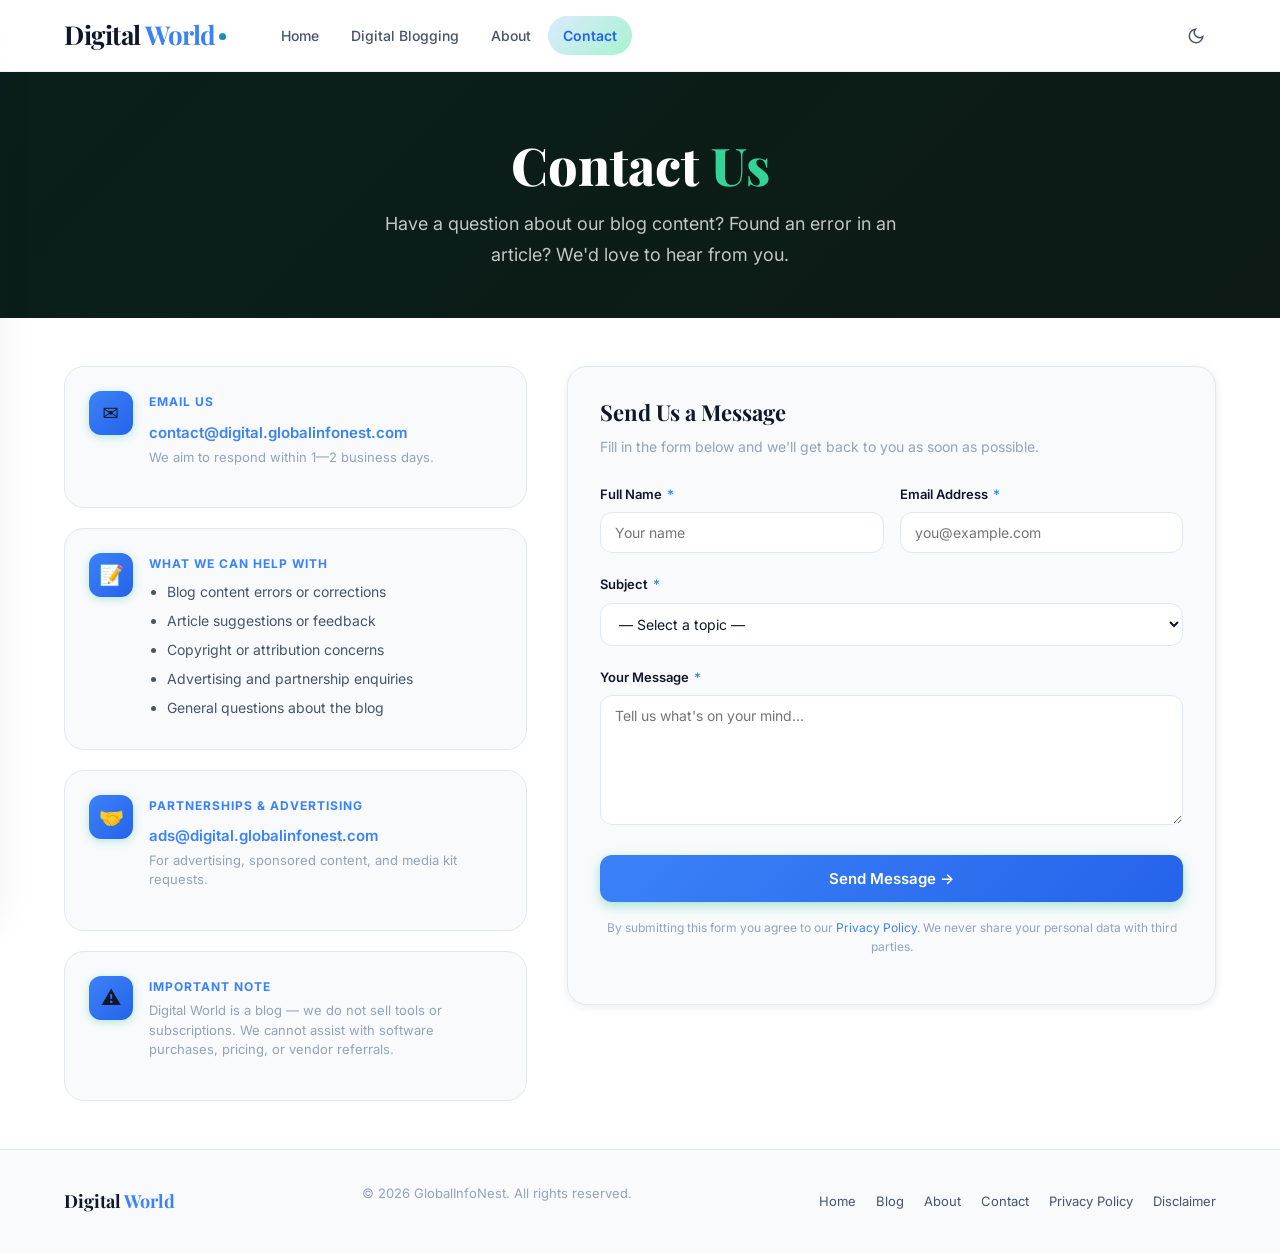
<file: contact/index.html>
<!DOCTYPE html>
<html lang="en" data-theme="light">
<head>
  <meta charset="UTF-8">
  <meta name="viewport" content="width=device-width, initial-scale=1.0">
  <title>Contact Us | Digital World</title>
  <meta name="description" content="Contact Digital World for blog-related queries, content corrections, feedback, or advertising enquiries.">
  <meta property="og:title" content="Contact Digital World">
  <meta property="og:description" content="Reach out to Digital World for blog-related questions, content feedback, or advertising partnerships.">
  <meta property="og:type" content="website">
  <link rel="canonical" href="/contact">
  <link rel="icon" type="image/svg+xml" href="../assets/icons/favicon.svg">

  <!-- Google Fonts -->
  <link rel="preconnect" href="https://fonts.googleapis.com">
  <link rel="preconnect" href="https://fonts.gstatic.com" crossorigin>
  <link href="https://fonts.googleapis.com/css2?family=Inter:wght@400;500;600;700&family=Playfair+Display:wght@700;800&display=swap" rel="stylesheet">

  <!-- CSS -->
  <link rel="stylesheet" href="../assets/css/base.css">
  <link rel="stylesheet" href="../assets/css/header.css">
  <link rel="stylesheet" href="../assets/css/dark-mode.css">

  <!-- Google Analytics -->
  <script async src="https://www.googletagmanager.com/gtag/js?id=G-EQCRHDEN5M"></script>
  <script>
    window.dataLayer = window.dataLayer || [];
    function gtag(){dataLayer.push(arguments);}
    gtag('js', new Date());
    gtag('config', 'G-EQCRHDEN5M');
  </script>

  <!-- Theme JS -->
  <script src="../assets/js/theme.js"></script>

  <style>
    .page-hero {
      background: linear-gradient(135deg, #0a1f1a 0%, #0d1a15 100%);
      padding: var(--sp-16) 0 var(--sp-12);
      text-align: center;
      color: #fff;
    }
    .page-hero h1 {
      font-family: var(--font-heading);
      font-size: clamp(32px, 5vw, 52px);
      font-weight: 800;
      margin-bottom: var(--sp-4);
      line-height: 1.1;
      color: #fff;
    }
    .page-hero p {
      font-size: clamp(15px, 2vw, 18px);
      color: rgba(255,255,255,0.75);
      max-width: 560px;
      margin: 0 auto;
      line-height: 1.7;
    }
    .hero-accent { color: #34D399; }

    /* Contact layout */
    .contact-section { padding: var(--sp-12) 0; }
    .contact-grid {
      display: grid;
      grid-template-columns: 1fr 1.4fr;
      gap: var(--sp-10);
      align-items: start;
    }

    /* Info panel */
    .contact-info { display: flex; flex-direction: column; gap: var(--sp-5); }
    .info-card {
      background: var(--color-bg-secondary);
      border: 1px solid var(--color-border);
      border-radius: var(--radius-lg);
      padding: var(--sp-6);
      display: flex;
      gap: var(--sp-4);
      align-items: flex-start;
      transition: border-color var(--t-base);
    }
    .info-card:hover { border-color: rgba(16,185,129,0.35); }
    .info-icon {
      width: 44px; height: 44px;
      border-radius: var(--radius-md);
      background: linear-gradient(135deg, var(--color-primary), var(--color-primary-dark));
      display: flex;
      align-items: center;
      justify-content: center;
      font-size: 20px;
      flex-shrink: 0;
      box-shadow: 0 2px 8px rgba(16,185,129,0.3);
    }
    .info-body {}
    .info-label {
      font-size: 12px;
      font-weight: 700;
      text-transform: uppercase;
      letter-spacing: 1px;
      color: var(--color-primary);
      margin-bottom: 4px;
    }
    .info-value {
      font-size: 15px;
      font-weight: 600;
      color: var(--color-text);
      margin-bottom: 4px;
    }
    .info-note {
      font-size: 13px;
      color: var(--color-text-muted);
      line-height: 1.5;
    }
    .info-link {
      color: var(--color-primary);
      font-size: 15px;
      font-weight: 600;
      text-decoration: none;
      transition: opacity var(--t-base);
    }
    .info-link:hover { opacity: 0.8; text-decoration: underline; }

    /* Social links */
    .social-row {
      display: flex;
      gap: var(--sp-3);
      margin-top: var(--sp-2);
    }
    .social-btn {
      display: flex;
      align-items: center;
      gap: var(--sp-2);
      padding: 8px 16px;
      border: 1px solid var(--color-border);
      border-radius: var(--radius-full);
      font-size: 13px;
      font-weight: 600;
      color: var(--color-text-secondary);
      text-decoration: none;
      transition: all var(--t-base);
      background: var(--color-bg-secondary);
    }
    .social-btn:hover {
      border-color: var(--color-primary);
      color: var(--color-primary);
      background: var(--color-primary-light);
    }

    /* Contact form */
    .contact-form-wrap {
      background: var(--color-bg-secondary);
      border: 1px solid var(--color-border);
      border-radius: var(--radius-lg);
      padding: var(--sp-8);
      box-shadow: var(--shadow-sm);
    }
    .contact-form-wrap h2 {
      font-family: var(--font-heading);
      font-size: 22px;
      margin-bottom: var(--sp-2);
    }
    .contact-form-wrap .form-intro {
      font-size: 14px;
      color: var(--color-text-muted);
      margin-bottom: var(--sp-6);
    }

    .form-group { margin-bottom: var(--sp-5); }
    .form-row { display: grid; grid-template-columns: 1fr 1fr; gap: var(--sp-4); }
    .form-label {
      display: block;
      font-size: 13px;
      font-weight: 600;
      color: var(--color-text);
      margin-bottom: 6px;
    }
    .form-label .req { color: var(--color-primary); margin-left: 2px; }
    .form-input,
    .form-select,
    .form-textarea {
      width: 100%;
      padding: 11px 14px;
      border: 1px solid var(--color-border);
      border-radius: var(--radius-md);
      font-size: 14px;
      font-family: var(--font-body);
      color: var(--color-text);
      background: var(--color-bg);
      outline: none;
      transition: border-color var(--t-base), box-shadow var(--t-base);
      box-sizing: border-box;
    }
    .form-input:focus,
    .form-select:focus,
    .form-textarea:focus {
      border-color: var(--color-primary);
      box-shadow: 0 0 0 3px rgba(16,185,129,0.15);
    }
    .form-textarea { min-height: 130px; resize: vertical; }

    .submit-btn {
      width: 100%;
      padding: 14px;
      background: linear-gradient(135deg, var(--color-primary), var(--color-primary-dark));
      color: #fff;
      border: none;
      border-radius: var(--radius-md);
      font-size: 15px;
      font-weight: 600;
      cursor: pointer;
      font-family: var(--font-body);
      transition: all var(--t-base);
      box-shadow: 0 4px 12px rgba(16,185,129,0.35);
    }
    .submit-btn:hover {
      transform: translateY(-1px);
      box-shadow: 0 8px 20px rgba(16,185,129,0.45);
    }
    .submit-btn:active { transform: translateY(0); }

    .form-notice {
      margin-top: var(--sp-4);
      font-size: 12px;
      color: var(--color-text-muted);
      text-align: center;
      line-height: 1.6;
    }
    .form-notice a { color: var(--color-primary); }

    /* Success message */
    #form-success {
      display: none;
      text-align: center;
      padding: var(--sp-8);
    }
    #form-success .success-icon { font-size: 48px; margin-bottom: var(--sp-4); display: block; }
    #form-success h3 { font-family: var(--font-heading); font-size: 22px; margin-bottom: var(--sp-3); }
    #form-success p { color: var(--color-text-secondary); line-height: 1.7; }

    /* Map placeholder */
    .hours-callout {
      margin-top: var(--sp-8);
      background: linear-gradient(135deg, rgba(16,185,129,0.08), rgba(99,102,241,0.06));
      border: 1px solid rgba(16,185,129,0.2);
      border-radius: var(--radius-lg);
      padding: var(--sp-6);
    }
    .hours-callout h3 {
      font-family: var(--font-heading);
      font-size: 17px;
      margin-bottom: var(--sp-4);
      color: var(--color-text);
      display: flex;
      align-items: center;
      gap: var(--sp-2);
    }
    .hours-table { width: 100%; border-collapse: collapse; font-size: 14px; }
    .hours-table td { padding: 8px 0; color: var(--color-text-secondary); border-bottom: 1px solid var(--color-border); }
    .hours-table tr:last-child td { border-bottom: none; }
    .hours-table td:first-child { font-weight: 600; color: var(--color-text); width: 55%; }
    .hours-open { color: #3B82F6; font-weight: 600; }
    .hours-closed { color: var(--color-text-muted); }

    /* Footer */
    .site-footer { background: var(--color-bg-secondary); border-top: 1px solid var(--color-border); padding: var(--sp-8) 0; }
    .footer-inner { display: flex; align-items: center; justify-content: space-between; flex-wrap: wrap; gap: var(--sp-4); }
    .footer-brand { font-family: var(--font-heading); font-size: 18px; font-weight: 700; color: var(--color-text); }
    .footer-brand span { color: var(--color-primary); }
    .footer-copy { font-size: 13px; color: var(--color-text-muted); }
    .footer-nav { display: flex; gap: var(--sp-5); flex-wrap: wrap; }
    .footer-link { font-size: 13px; color: var(--color-text-secondary); transition: color var(--t-base); }
    .footer-link:hover { color: var(--color-primary); }

    @media (max-width: 900px) {
      .contact-grid { grid-template-columns: 1fr; }
    }
    @media (max-width: 480px) {
      .form-row { grid-template-columns: 1fr; }
    }
  </style>
</head>
<body>

  <!-- HEADER -->
  <header class="site-header" role="banner" id="site-header">
    <div class="container header-inner">
      <a href="/" class="site-logo" aria-label="Digital World home">
        <span class="logo-text">Digital<span class="logo-accent"> World</span></span>
        <span class="logo-dot" aria-hidden="true"></span>
      </a>
      <nav class="site-nav" aria-label="Main navigation">
        <a href="/" class="nav-link">Home</a>
        <a href="/blog" class="nav-link">Digital Blogging</a>
        <a href="/about" class="nav-link">About</a>
        <a href="/contact" class="nav-link active">Contact</a>
      </nav>
      <div class="header-controls">
        <button class="icon-btn" data-theme-toggle aria-label="Toggle dark mode" type="button">
          <svg class="icon-moon" width="18" height="18" viewBox="0 0 24 24" fill="none" stroke="currentColor" stroke-width="2" stroke-linecap="round" aria-hidden="true"><path d="M21 12.79A9 9 0 1 1 11.21 3 7 7 0 0 0 21 12.79z"/></svg>
          <svg class="icon-sun" width="18" height="18" viewBox="0 0 24 24" fill="none" stroke="currentColor" stroke-width="2" stroke-linecap="round" aria-hidden="true"><circle cx="12" cy="12" r="5"/><line x1="12" y1="1" x2="12" y2="3"/><line x1="12" y1="21" x2="12" y2="23"/><line x1="4.22" y1="4.22" x2="5.64" y2="5.64"/><line x1="18.36" y1="18.36" x2="19.78" y2="19.78"/><line x1="1" y1="12" x2="3" y2="12"/><line x1="21" y1="12" x2="23" y2="12"/><line x1="4.22" y1="19.78" x2="5.64" y2="18.36"/><line x1="18.36" y1="5.64" x2="19.78" y2="4.22"/></svg>
        </button>
        <button id="hamburger-btn" class="icon-btn" aria-label="Open navigation menu" aria-expanded="false" type="button">
          <svg width="20" height="20" viewBox="0 0 24 24" fill="none" stroke="currentColor" stroke-width="2" stroke-linecap="round" aria-hidden="true"><line x1="3" y1="6" x2="21" y2="6"/><line x1="3" y1="12" x2="21" y2="12"/><line x1="3" y1="18" x2="21" y2="18"/></svg>
        </button>
      </div>
    </div>
  </header>

  <div id="drawer-overlay" class="drawer-overlay" aria-hidden="true"></div>
  <aside id="mobile-drawer" class="mobile-drawer" aria-label="Mobile navigation" role="dialog" aria-modal="true">
    <button id="drawer-close-btn" class="icon-btn drawer-close-btn" aria-label="Close menu" type="button">
      <svg width="18" height="18" viewBox="0 0 24 24" fill="none" stroke="currentColor" stroke-width="2.5" stroke-linecap="round" aria-hidden="true"><line x1="18" y1="6" x2="6" y2="18"/><line x1="6" y1="6" x2="18" y2="18"/></svg>
    </button>
    <span class="drawer-logo">Digital<span> World</span></span>
    <nav aria-label="Mobile navigation">
      <a href="/" class="nav-link">Home</a>
      <a href="/blog" class="nav-link">Digital Blogging</a>
      <a href="/about" class="nav-link">About</a>
      <a href="/contact" class="nav-link">Contact</a>
    </nav>
  </aside>

  <!-- HERO -->
  <section class="page-hero">
    <div class="container">
      <h1>Contact <span class="hero-accent">Us</span></h1>
      <p>Have a question about our blog content? Found an error in an article? We'd love to hear from you.</p>
    </div>
  </section>

  <!-- CONTACT SECTION -->
  <section class="contact-section">
    <div class="container">
      <div class="contact-grid">

        <!-- Contact info -->
        <div class="contact-info">

          <div class="info-card">
            <div class="info-icon">&#9993;&#65039;</div>
            <div class="info-body">
              <div class="info-label">Email Us</div>
              <a href="mailto:contact@digital.globalinfonest.com" class="info-link">contact@digital.globalinfonest.com</a>
              <p class="info-note">We aim to respond within 1&mdash;2 business days.</p>
            </div>
          </div>

          <div class="info-card">
            <div class="info-icon">&#128221;</div>
            <div class="info-body">
              <div class="info-label">What We Can Help With</div>
              <ul style="margin:0;padding-left:18px;color:var(--color-text-secondary);font-size:14px;line-height:1.8;">
                <li>Blog content errors or corrections</li>
                <li>Article suggestions or feedback</li>
                <li>Copyright or attribution concerns</li>
                <li>Advertising and partnership enquiries</li>
                <li>General questions about the blog</li>
              </ul>
            </div>
          </div>

          <div class="info-card">
            <div class="info-icon">&#129309;</div>
            <div class="info-body">
              <div class="info-label">Partnerships &amp; Advertising</div>
              <a href="mailto:ads@digital.globalinfonest.com" class="info-link">ads@digital.globalinfonest.com</a>
              <p class="info-note">For advertising, sponsored content, and media kit requests.</p>
            </div>
          </div>

          <div class="info-card">
            <div class="info-icon">&#9888;&#65039;</div>
            <div class="info-body">
              <div class="info-label">Important Note</div>
              <p class="info-note">Digital World is a blog &mdash; we do not sell tools or subscriptions. We cannot assist with software purchases, pricing, or vendor referrals.</p>
            </div>
          </div>

        </div>

        <!-- Contact form -->
        <div class="contact-form-wrap">
          <h2>Send Us a Message</h2>
          <p class="form-intro">Fill in the form below and we'll get back to you as soon as possible.</p>

          <form id="contact-form" novalidate>
            <div class="form-row">
              <div class="form-group">
                <label class="form-label" for="cf-name">Full Name <span class="req">*</span></label>
                <input id="cf-name" name="name" type="text" class="form-input" placeholder="Your name" required autocomplete="name">
              </div>
              <div class="form-group">
                <label class="form-label" for="cf-email">Email Address <span class="req">*</span></label>
                <input id="cf-email" name="email" type="email" class="form-input" placeholder="you@example.com" required autocomplete="email">
              </div>
            </div>
            <div class="form-group">
              <label class="form-label" for="cf-subject">Subject <span class="req">*</span></label>
              <select id="cf-subject" name="subject" class="form-select" required>
                <option value="">&mdash; Select a topic &mdash;</option>
                <option value="content-error">Content Error / Correction</option>
                <option value="content-suggestion">Article Suggestion</option>
                <option value="feedback">General Feedback</option>
                <option value="copyright">Copyright / Attribution</option>
                <option value="advertising">Advertising / Partnership</option>
                <option value="other">Other</option>
              </select>
            </div>
            <div class="form-group">
              <label class="form-label" for="cf-message">Your Message <span class="req">*</span></label>
              <textarea id="cf-message" name="message" class="form-textarea" placeholder="Tell us what's on your mind&#8230;" required></textarea>
            </div>
            <button type="submit" class="submit-btn">Send Message &#8594;</button>
            <p class="form-notice">
              By submitting this form you agree to our <a href="/privacy-policy">Privacy Policy</a>.
              We never share your personal data with third parties.
            </p>
          </form>

          <div id="form-success" role="alert">
            <span class="success-icon">&#9989;</span>
            <h3>Message Sent!</h3>
            <p>Thank you for reaching out. We'll review your message and reply as soon as possible.</p>
          </div>
        </div>

      </div>
    </div>
  </section>

  <!-- FOOTER -->
  <footer class="site-footer" aria-label="Site footer">
    <div class="container footer-inner">
      <span class="footer-brand">Digital<span> World</span></span>
      <p class="footer-copy">&copy; 2026 GlobalInfoNest. All rights reserved.</p>
      <nav class="footer-nav" aria-label="Footer navigation">
        <a href="/" class="footer-link">Home</a>
        <a href="/blog" class="footer-link">Blog</a>
        <a href="/about" class="footer-link">About</a>
        <a href="/contact" class="footer-link">Contact</a>
        <a href="/privacy-policy" class="footer-link">Privacy Policy</a>
        <a href="/disclaimer" class="footer-link">Disclaimer</a>
      </nav>
    </div>
  </footer>

  <script src="../assets/js/header.js" defer></script>
  <script>
    // Simple client-side form submission demo (replace with your backend/Formspree endpoint)
    document.getElementById('contact-form').addEventListener('submit', function(e) {
      e.preventDefault();
      var name = document.getElementById('cf-name').value.trim();
      var email = document.getElementById('cf-email').value.trim();
      var subject = document.getElementById('cf-subject').value;
      var message = document.getElementById('cf-message').value.trim();
      if (!name || !email || !subject || !message) {
        alert('Please fill in all required fields.');
        return;
      }
      // Show success message
      this.style.display = 'none';
      document.getElementById('form-success').style.display = 'block';
      // GA event
      if (typeof gtag === 'function') {
        gtag('event', 'form_submit', { event_category: 'Contact', event_label: subject });
      }
    });
  </script>

</body>
</html>
</file>
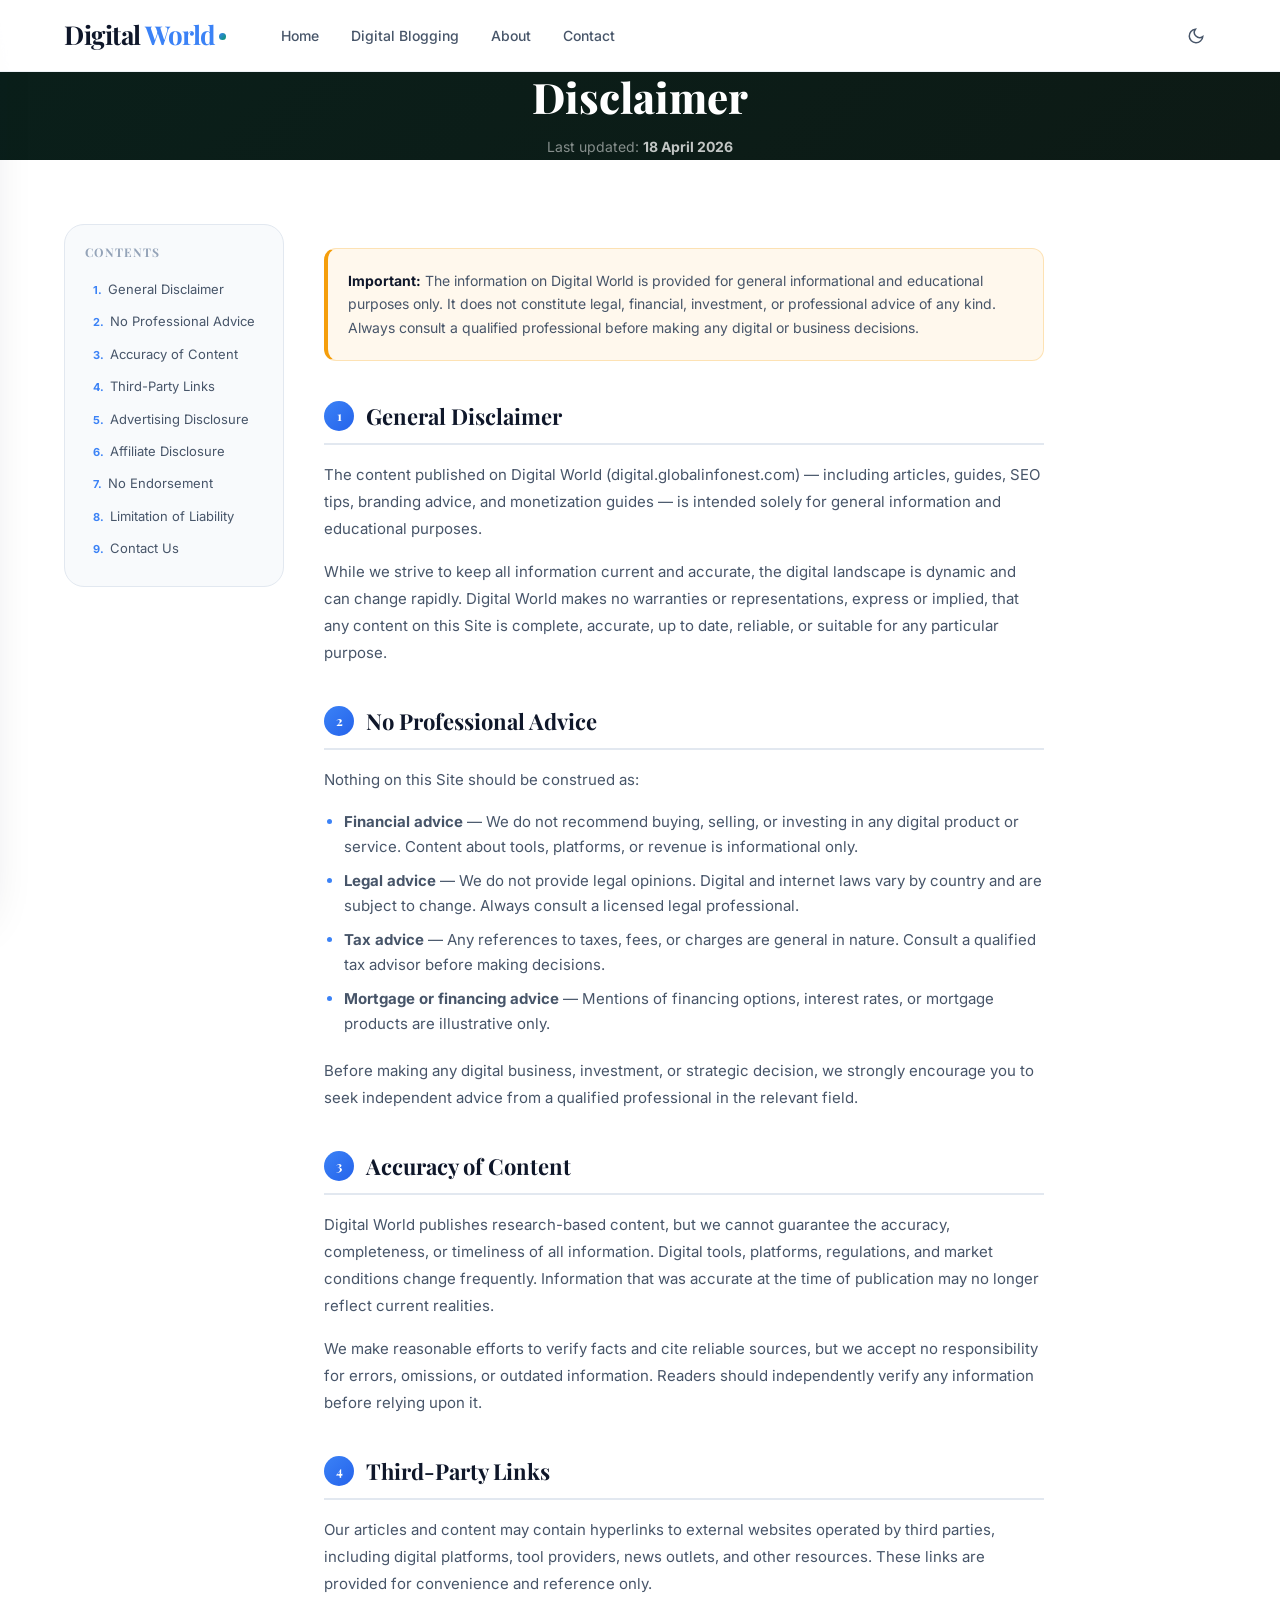
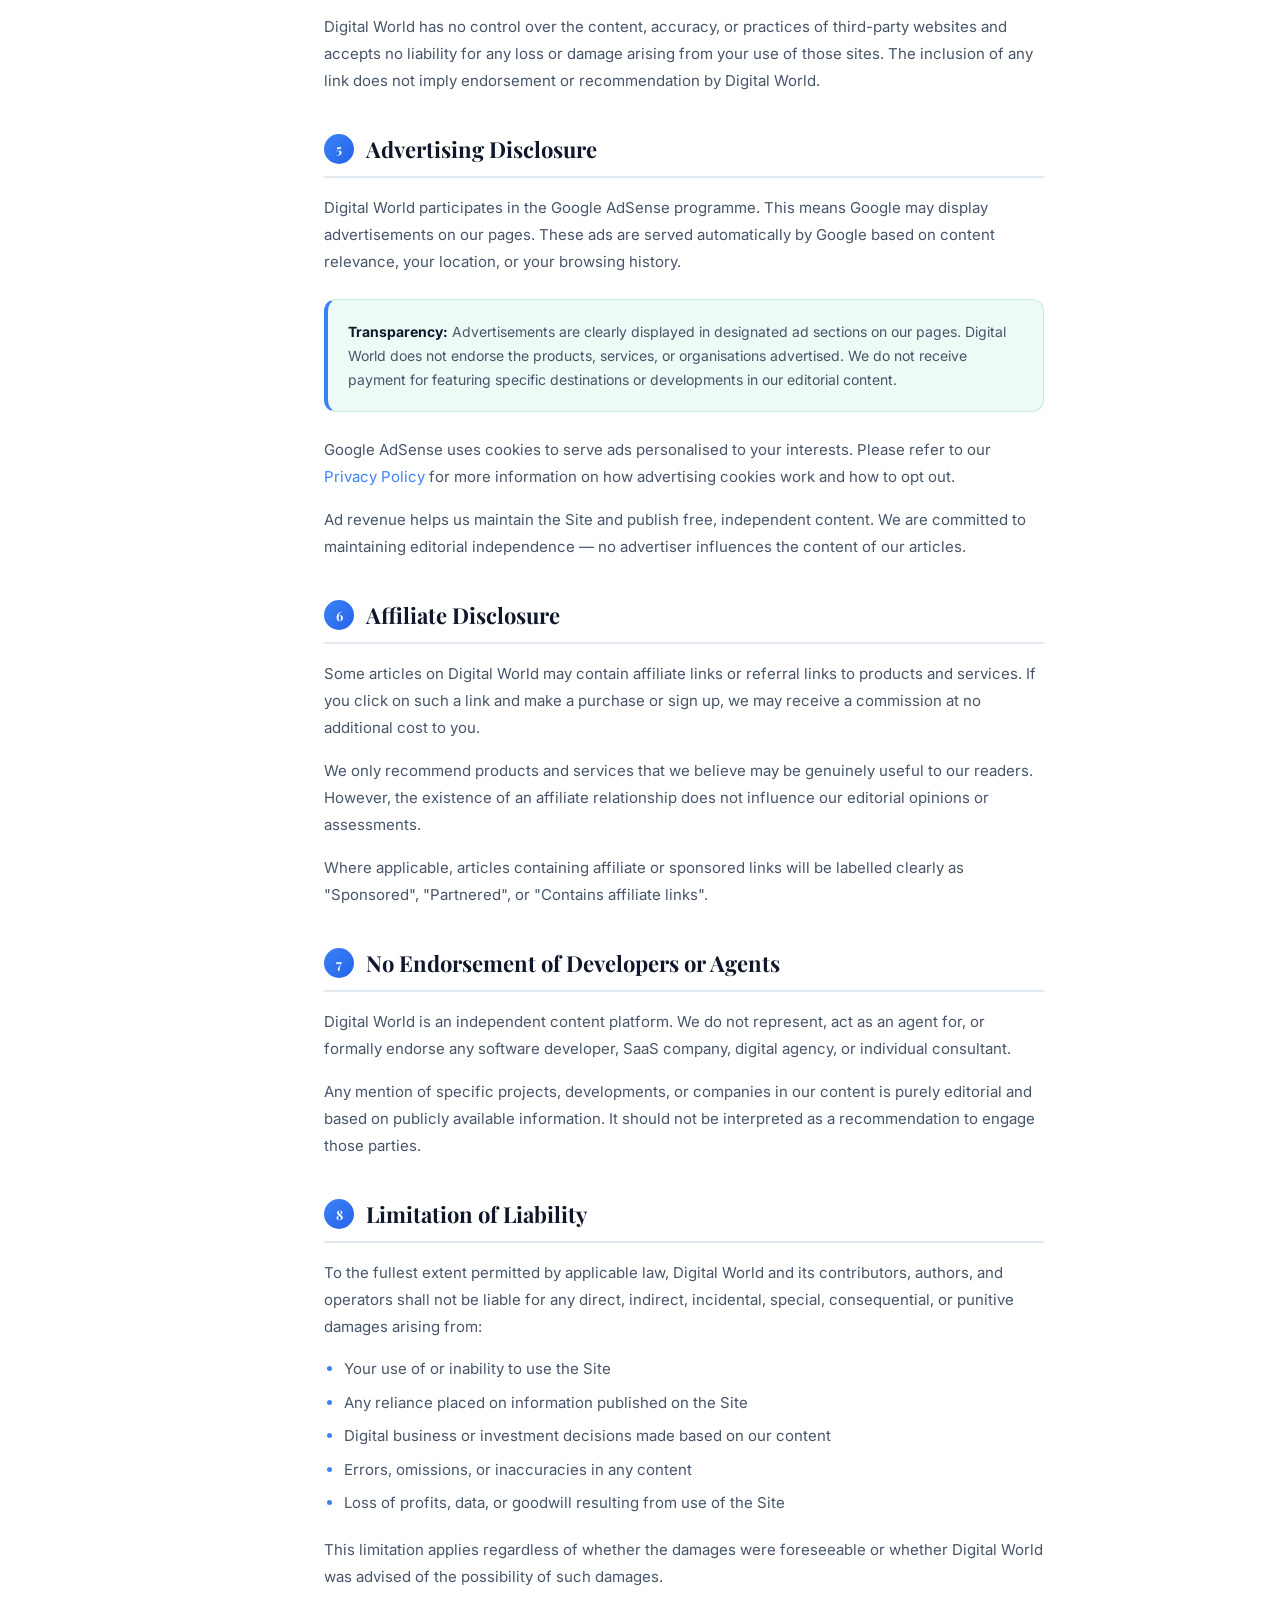
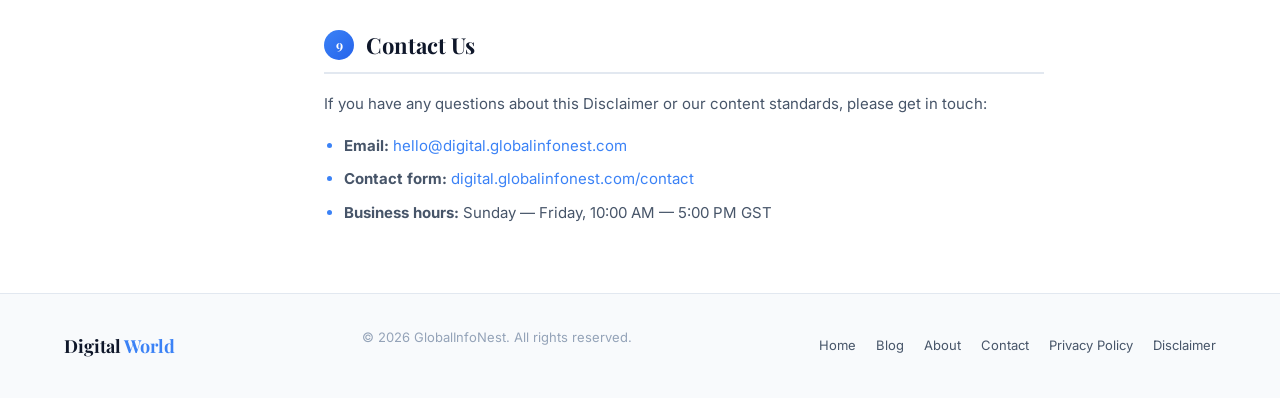
<file: disclaimer/index.html>
<!DOCTYPE html>
<html lang="en" data-theme="light">
<head>
  <meta charset="UTF-8">
  <meta name="viewport" content="width=device-width, initial-scale=1.0">
  <title>Disclaimer | Digital World</title>
  <meta name="description" content="Disclaimer for Digital World &mdash; our content is for informational purposes only and does not constitute legal, financial, or investment advice.">
  <meta property="og:title" content="Disclaimer | Digital World">
  <meta property="og:type" content="website">
  <link rel="canonical" href="/disclaimer">
  <link rel="icon" type="image/svg+xml" href="../assets/icons/favicon.svg">

  <link rel="preconnect" href="https://fonts.googleapis.com">
  <link rel="preconnect" href="https://fonts.gstatic.com" crossorigin>
  <link href="https://fonts.googleapis.com/css2?family=Inter:wght@400;500;600;700&family=Playfair+Display:wght@700;800&display=swap" rel="stylesheet">

  <link rel="stylesheet" href="../assets/css/base.css">
  <link rel="stylesheet" href="../assets/css/header.css">
  <link rel="stylesheet" href="../assets/css/dark-mode.css">

  <!-- Google Analytics -->
  <script async src="https://www.googletagmanager.com/gtag/js?id=G-EQCRHDEN5M"></script>
  <script>
    window.dataLayer = window.dataLayer || [];
    function gtag(){dataLayer.push(arguments);}
    gtag('js', new Date());
    gtag('config', 'G-EQCRHDEN5M');
  </script>
  <script src="../assets/js/theme.js"></script>

  <style>
    .page-hero {
      background: linear-gradient(135deg, #0a1f1a 0%, #0d1a15 100%);
      padding: var(--sp-14) 0 var(--sp-10);
      text-align: center;
      color: #fff;
    }
    .page-hero h1 {
      font-family: var(--font-heading);
      font-size: clamp(28px, 4vw, 42px);
      font-weight: 800;
      margin-bottom: var(--sp-3);
      color: #fff;
    }
    .page-hero .meta-text { font-size: 14px; color: rgba(255,255,255,0.5); }
    .page-hero .meta-text strong { color: rgba(255,255,255,0.75); }

    .legal-page { padding: var(--sp-12) 0; }
    .legal-layout {
      display: grid;
      grid-template-columns: 220px 1fr;
      gap: var(--sp-10);
      align-items: start;
    }
    .legal-toc {
      position: sticky;
      top: calc(var(--header-height) + var(--sp-5));
      background: var(--color-bg-secondary);
      border: 1px solid var(--color-border);
      border-radius: var(--radius-lg);
      padding: var(--sp-5);
    }
    .legal-toc h3 {
      font-size: 12px;
      font-weight: 700;
      text-transform: uppercase;
      letter-spacing: 1px;
      color: var(--color-text-muted);
      margin-bottom: var(--sp-4);
    }
    .legal-toc ol { list-style: none; padding: 0; margin: 0; counter-reset: toc-counter; }
    .legal-toc ol li { counter-increment: toc-counter; }
    .legal-toc ol li a {
      display: flex;
      align-items: baseline;
      gap: 6px;
      font-size: 13px;
      color: var(--color-text-secondary);
      padding: 5px 8px;
      border-radius: var(--radius-sm);
      transition: all var(--t-base);
      line-height: 1.4;
    }
    .legal-toc ol li a::before {
      content: counter(toc-counter) ".";
      color: var(--color-primary);
      font-weight: 700;
      font-size: 11px;
      flex-shrink: 0;
    }
    .legal-toc ol li a:hover { background: var(--color-primary-light); color: var(--color-primary-dark); }

    .legal-content { max-width: 720px; }
    .legal-content h2 {
      font-family: var(--font-heading);
      font-size: clamp(18px, 2.5vw, 22px);
      margin-top: var(--sp-10);
      margin-bottom: var(--sp-4);
      padding-bottom: var(--sp-3);
      border-bottom: 2px solid var(--color-border);
      scroll-margin-top: calc(var(--header-height) + 16px);
      display: flex;
      align-items: center;
      gap: var(--sp-3);
    }
    .section-num {
      width: 30px; height: 30px;
      border-radius: var(--radius-full);
      background: linear-gradient(135deg, var(--color-primary), var(--color-primary-dark));
      color: #fff;
      font-size: 13px;
      font-weight: 700;
      display: inline-flex;
      align-items: center;
      justify-content: center;
      flex-shrink: 0;
    }
    .legal-content p { font-size: 15px; color: var(--color-text-secondary); line-height: 1.8; margin-bottom: var(--sp-4); }
    .legal-content ul { margin-bottom: var(--sp-5); padding-left: var(--sp-5); }
    .legal-content li { font-size: 15px; color: var(--color-text-secondary); line-height: 1.7; margin-bottom: var(--sp-2); }
    .legal-content li::marker { color: var(--color-primary); }
    .legal-content a { color: var(--color-primary); }
    .legal-content a:hover { text-decoration: underline; }

    .warning-box {
      background: rgba(245, 158, 11, 0.07);
      border: 1px solid rgba(245, 158, 11, 0.25);
      border-left: 4px solid #f59e0b;
      border-radius: var(--radius-md);
      padding: var(--sp-5);
      margin: var(--sp-6) 0;
      font-size: 14px;
      color: var(--color-text-secondary);
      line-height: 1.7;
    }
    .warning-box strong { color: var(--color-text); }
    .info-box {
      background: rgba(16,185,129,0.07);
      border: 1px solid rgba(16,185,129,0.2);
      border-left: 4px solid var(--color-primary);
      border-radius: var(--radius-md);
      padding: var(--sp-5);
      margin: var(--sp-6) 0;
      font-size: 14px;
      color: var(--color-text-secondary);
      line-height: 1.7;
    }
    .info-box strong { color: var(--color-text); }

    /* Footer */
    .site-footer { background: var(--color-bg-secondary); border-top: 1px solid var(--color-border); padding: var(--sp-8) 0; }
    .footer-inner { display: flex; align-items: center; justify-content: space-between; flex-wrap: wrap; gap: var(--sp-4); }
    .footer-brand { font-family: var(--font-heading); font-size: 18px; font-weight: 700; color: var(--color-text); }
    .footer-brand span { color: var(--color-primary); }
    .footer-copy { font-size: 13px; color: var(--color-text-muted); }
    .footer-nav { display: flex; gap: var(--sp-5); flex-wrap: wrap; }
    .footer-link { font-size: 13px; color: var(--color-text-secondary); transition: color var(--t-base); }
    .footer-link:hover { color: var(--color-primary); }

    @media (max-width: 768px) {
      .legal-layout { grid-template-columns: 1fr; }
      .legal-toc { position: static; }
    }
  </style>
</head>
<body>

  <!-- HEADER -->
  <header class="site-header" role="banner" id="site-header">
    <div class="container header-inner">
      <a href="/" class="site-logo" aria-label="Digital World home">
        <span class="logo-text">Digital<span class="logo-accent"> World</span></span>
        <span class="logo-dot" aria-hidden="true"></span>
      </a>
      <nav class="site-nav" aria-label="Main navigation">
        <a href="/" class="nav-link">Home</a>
        <a href="/blog" class="nav-link">Digital Blogging</a>
        <a href="/about" class="nav-link">About</a>
        <a href="/contact" class="nav-link">Contact</a>
      </nav>
      <div class="header-controls">
        <button class="icon-btn" data-theme-toggle aria-label="Toggle dark mode" type="button">
          <svg class="icon-moon" width="18" height="18" viewBox="0 0 24 24" fill="none" stroke="currentColor" stroke-width="2" stroke-linecap="round" aria-hidden="true"><path d="M21 12.79A9 9 0 1 1 11.21 3 7 7 0 0 0 21 12.79z"/></svg>
          <svg class="icon-sun" width="18" height="18" viewBox="0 0 24 24" fill="none" stroke="currentColor" stroke-width="2" stroke-linecap="round" aria-hidden="true"><circle cx="12" cy="12" r="5"/><line x1="12" y1="1" x2="12" y2="3"/><line x1="12" y1="21" x2="12" y2="23"/><line x1="4.22" y1="4.22" x2="5.64" y2="5.64"/><line x1="18.36" y1="18.36" x2="19.78" y2="19.78"/><line x1="1" y1="12" x2="3" y2="12"/><line x1="21" y1="12" x2="23" y2="12"/><line x1="4.22" y1="19.78" x2="5.64" y2="18.36"/><line x1="18.36" y1="5.64" x2="19.78" y2="4.22"/></svg>
        </button>
        <button id="hamburger-btn" class="icon-btn" aria-label="Open navigation menu" aria-expanded="false" type="button">
          <svg width="20" height="20" viewBox="0 0 24 24" fill="none" stroke="currentColor" stroke-width="2" stroke-linecap="round" aria-hidden="true"><line x1="3" y1="6" x2="21" y2="6"/><line x1="3" y1="12" x2="21" y2="12"/><line x1="3" y1="18" x2="21" y2="18"/></svg>
        </button>
      </div>
    </div>
  </header>

  <div id="drawer-overlay" class="drawer-overlay" aria-hidden="true"></div>
  <aside id="mobile-drawer" class="mobile-drawer" aria-label="Mobile navigation" role="dialog" aria-modal="true">
    <button id="drawer-close-btn" class="icon-btn drawer-close-btn" aria-label="Close menu" type="button">
      <svg width="18" height="18" viewBox="0 0 24 24" fill="none" stroke="currentColor" stroke-width="2.5" stroke-linecap="round" aria-hidden="true"><line x1="18" y1="6" x2="6" y2="18"/><line x1="6" y1="6" x2="18" y2="18"/></svg>
    </button>
    <span class="drawer-logo">Digital<span> World</span></span>
    <nav aria-label="Mobile navigation"><a href="/" class="nav-link">Home</a><a href="/blog" class="nav-link">Digital Blogging</a><a href="/about" class="nav-link">About</a><a href="/contact" class="nav-link">Contact</a></nav>
  </aside>

  <!-- HERO -->
  <section class="page-hero">
    <div class="container">
      <h1>Disclaimer</h1>
      <p class="meta-text">Last updated: <strong>18 April 2026</strong></p>
    </div>
  </section>

  <section class="legal-page">
    <div class="container">
      <div class="legal-layout">

        <!-- TOC -->
        <nav class="legal-toc" aria-label="Disclaimer sections">
          <h3>Contents</h3>
          <ol>
            <li><a href="#general">General Disclaimer</a></li>
            <li><a href="#no-professional-advice">No Professional Advice</a></li>
            <li><a href="#accuracy">Accuracy of Content</a></li>
            <li><a href="#third-party-links">Third-Party Links</a></li>
            <li><a href="#advertising">Advertising Disclosure</a></li>
            <li><a href="#affiliate">Affiliate Disclosure</a></li>
            <li><a href="#no-endorsement">No Endorsement</a></li>
            <li><a href="#limitation">Limitation of Liability</a></li>
            <li><a href="#contact-us">Contact Us</a></li>
          </ol>
        </nav>

        <!-- Content -->
        <div class="legal-content">

          <div class="warning-box">
            <strong>Important:</strong> The information on Digital World is provided for general informational and educational purposes only. It does not constitute legal, financial, investment, or professional advice of any kind. Always consult a qualified professional before making any digital or business decisions.
          </div>

          <h2 id="general"><span class="section-num">1</span> General Disclaimer</h2>
          <p>The content published on Digital World (digital.globalinfonest.com) &mdash; including articles, guides, SEO tips, branding advice, and monetization guides &mdash; is intended solely for general information and educational purposes.</p>
          <p>While we strive to keep all information current and accurate, the digital landscape is dynamic and can change rapidly. Digital World makes no warranties or representations, express or implied, that any content on this Site is complete, accurate, up to date, reliable, or suitable for any particular purpose.</p>

          <h2 id="no-professional-advice"><span class="section-num">2</span> No Professional Advice</h2>
          <p>Nothing on this Site should be construed as:</p>
          <ul>
            <li><strong>Financial advice</strong> &mdash; We do not recommend buying, selling, or investing in any digital product or service. Content about tools, platforms, or revenue is informational only.</li>
            <li><strong>Legal advice</strong> &mdash; We do not provide legal opinions. Digital and internet laws vary by country and are subject to change. Always consult a licensed legal professional.</li>
            <li><strong>Tax advice</strong> &mdash; Any references to taxes, fees, or charges are general in nature. Consult a qualified tax advisor before making decisions.</li>
            <li><strong>Mortgage or financing advice</strong> &mdash; Mentions of financing options, interest rates, or mortgage products are illustrative only.</li>
          </ul>
          <p>Before making any digital business, investment, or strategic decision, we strongly encourage you to seek independent advice from a qualified professional in the relevant field.</p>

          <h2 id="accuracy"><span class="section-num">3</span> Accuracy of Content</h2>
          <p>Digital World publishes research-based content, but we cannot guarantee the accuracy, completeness, or timeliness of all information. Digital tools, platforms, regulations, and market conditions change frequently. Information that was accurate at the time of publication may no longer reflect current realities.</p>
          <p>We make reasonable efforts to verify facts and cite reliable sources, but we accept no responsibility for errors, omissions, or outdated information. Readers should independently verify any information before relying upon it.</p>

          <h2 id="third-party-links"><span class="section-num">4</span> Third-Party Links</h2>
          <p>Our articles and content may contain hyperlinks to external websites operated by third parties, including digital platforms, tool providers, news outlets, and other resources. These links are provided for convenience and reference only.</p>
          <p>Digital World has no control over the content, accuracy, or practices of third-party websites and accepts no liability for any loss or damage arising from your use of those sites. The inclusion of any link does not imply endorsement or recommendation by Digital World.</p>

          <h2 id="advertising"><span class="section-num">5</span> Advertising Disclosure</h2>
          <p>Digital World participates in the Google AdSense programme. This means Google may display advertisements on our pages. These ads are served automatically by Google based on content relevance, your location, or your browsing history.</p>
          <div class="info-box">
            <strong>Transparency:</strong> Advertisements are clearly displayed in designated ad sections on our pages. Digital World does not endorse the products, services, or organisations advertised. We do not receive payment for featuring specific destinations or developments in our editorial content.
          </div>
          <p>Google AdSense uses cookies to serve ads personalised to your interests. Please refer to our <a href="/privacy-policy">Privacy Policy</a> for more information on how advertising cookies work and how to opt out.</p>
          <p>Ad revenue helps us maintain the Site and publish free, independent content. We are committed to maintaining editorial independence &mdash; no advertiser influences the content of our articles.</p>

          <h2 id="affiliate"><span class="section-num">6</span> Affiliate Disclosure</h2>
          <p>Some articles on Digital World may contain affiliate links or referral links to products and services. If you click on such a link and make a purchase or sign up, we may receive a commission at no additional cost to you.</p>
          <p>We only recommend products and services that we believe may be genuinely useful to our readers. However, the existence of an affiliate relationship does not influence our editorial opinions or assessments.</p>
          <p>Where applicable, articles containing affiliate or sponsored links will be labelled clearly as "Sponsored", "Partnered", or "Contains affiliate links".</p>

          <h2 id="no-endorsement"><span class="section-num">7</span> No Endorsement of Developers or Agents</h2>
          <p>Digital World is an independent content platform. We do not represent, act as an agent for, or formally endorse any software developer, SaaS company, digital agency, or individual consultant.</p>
          <p>Any mention of specific projects, developments, or companies in our content is purely editorial and based on publicly available information. It should not be interpreted as a recommendation to engage those parties.</p>

          <h2 id="limitation"><span class="section-num">8</span> Limitation of Liability</h2>
          <p>To the fullest extent permitted by applicable law, Digital World and its contributors, authors, and operators shall not be liable for any direct, indirect, incidental, special, consequential, or punitive damages arising from:</p>
          <ul>
            <li>Your use of or inability to use the Site</li>
            <li>Any reliance placed on information published on the Site</li>
            <li>Digital business or investment decisions made based on our content</li>
            <li>Errors, omissions, or inaccuracies in any content</li>
            <li>Loss of profits, data, or goodwill resulting from use of the Site</li>
          </ul>
          <p>This limitation applies regardless of whether the damages were foreseeable or whether Digital World was advised of the possibility of such damages.</p>

          <h2 id="contact-us"><span class="section-num">9</span> Contact Us</h2>
          <p>If you have any questions about this Disclaimer or our content standards, please get in touch:</p>
          <ul>
            <li><strong>Email:</strong> <a href="mailto:hello@digital.globalinfonest.com">hello@digital.globalinfonest.com</a></li>
            <li><strong>Contact form:</strong> <a href="/contact">digital.globalinfonest.com/contact</a></li>
            <li><strong>Business hours:</strong> Sunday &mdash; Friday, 10:00 AM &mdash; 5:00 PM GST</li>
          </ul>

        </div>
      </div>
    </div>
  </section>

  <!-- FOOTER -->
  <footer class="site-footer" aria-label="Site footer">
    <div class="container footer-inner">
      <span class="footer-brand">Digital<span> World</span></span>
      <p class="footer-copy">&copy; 2026 GlobalInfoNest. All rights reserved.</p>
      <nav class="footer-nav" aria-label="Footer navigation">
        <a href="/" class="footer-link">Home</a>
        <a href="/blog" class="footer-link">Blog</a>
        <a href="/about" class="footer-link">About</a>
        <a href="/contact" class="footer-link">Contact</a>
        <a href="/privacy-policy" class="footer-link">Privacy Policy</a>
        <a href="/disclaimer" class="footer-link">Disclaimer</a>
      </nav>
    </div>
  </footer>

  <script src="../assets/js/header.js" defer></script>
</body>
</html>
</file>
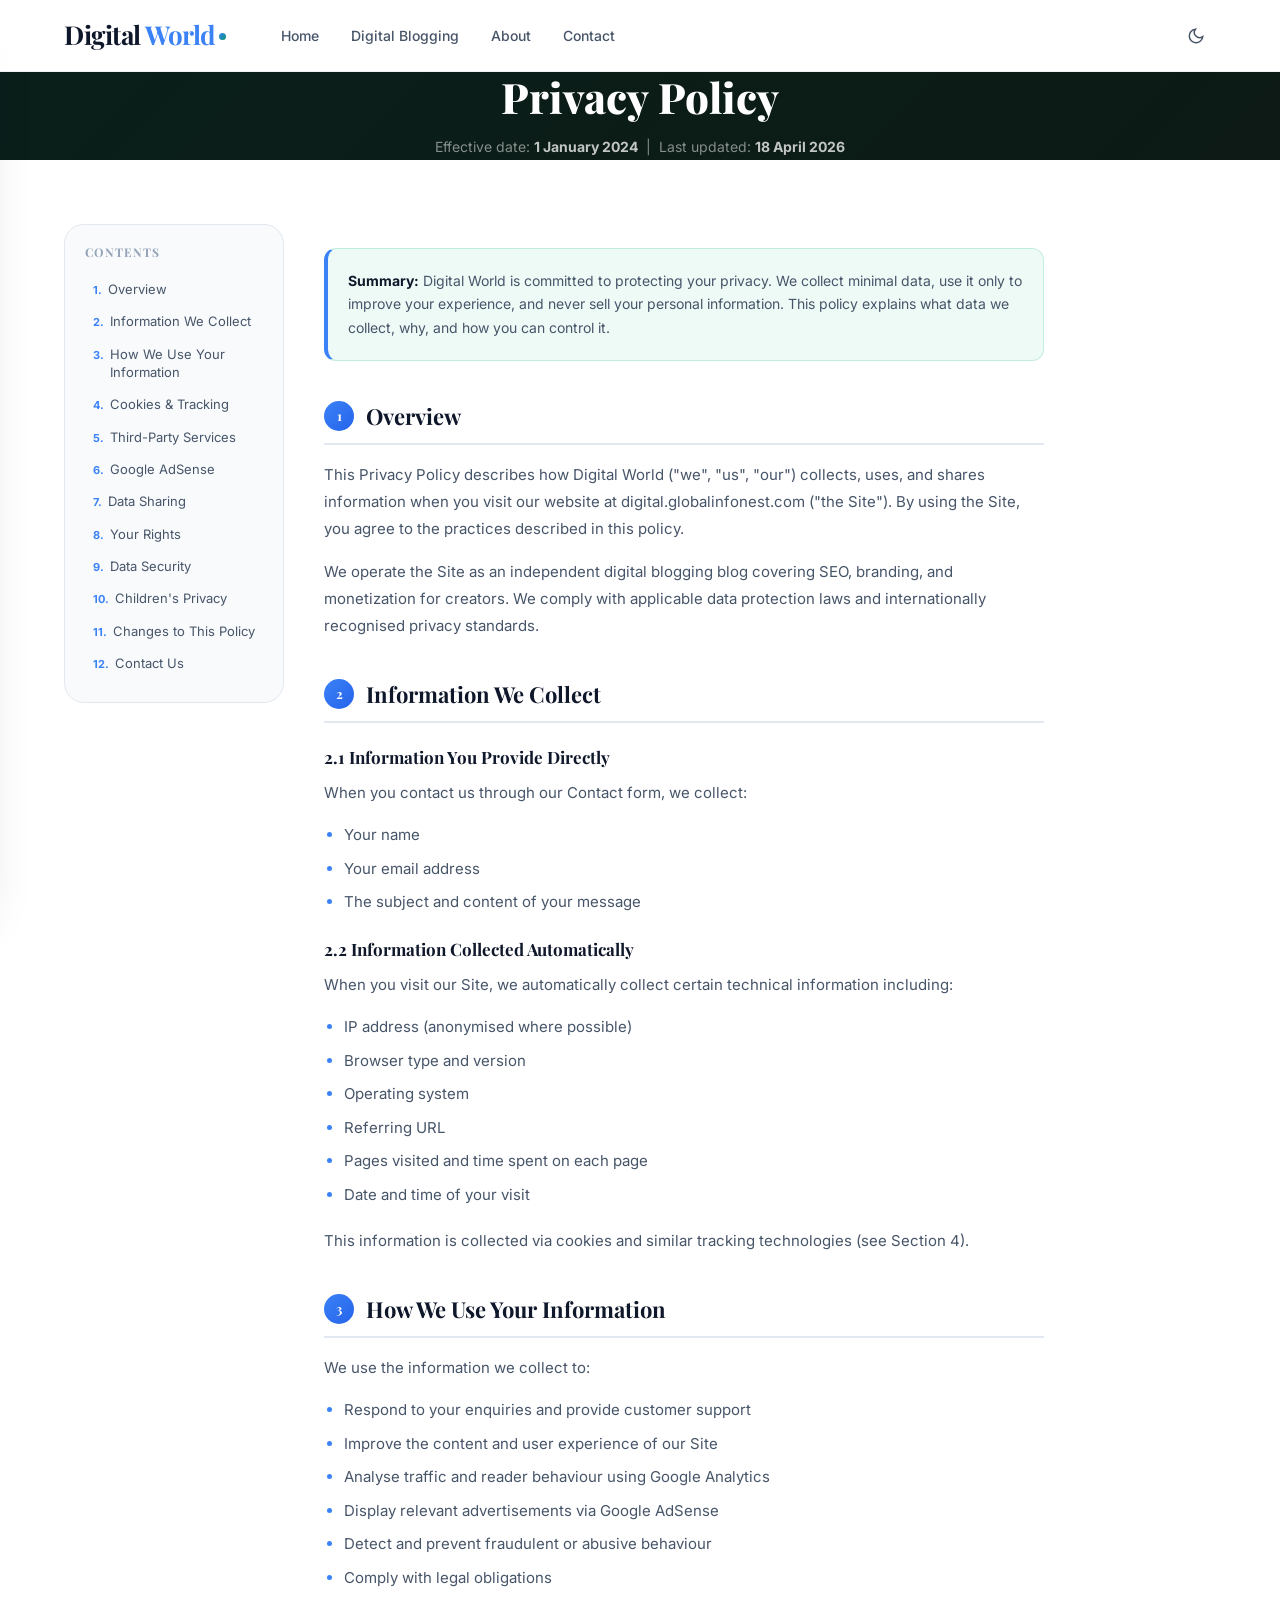
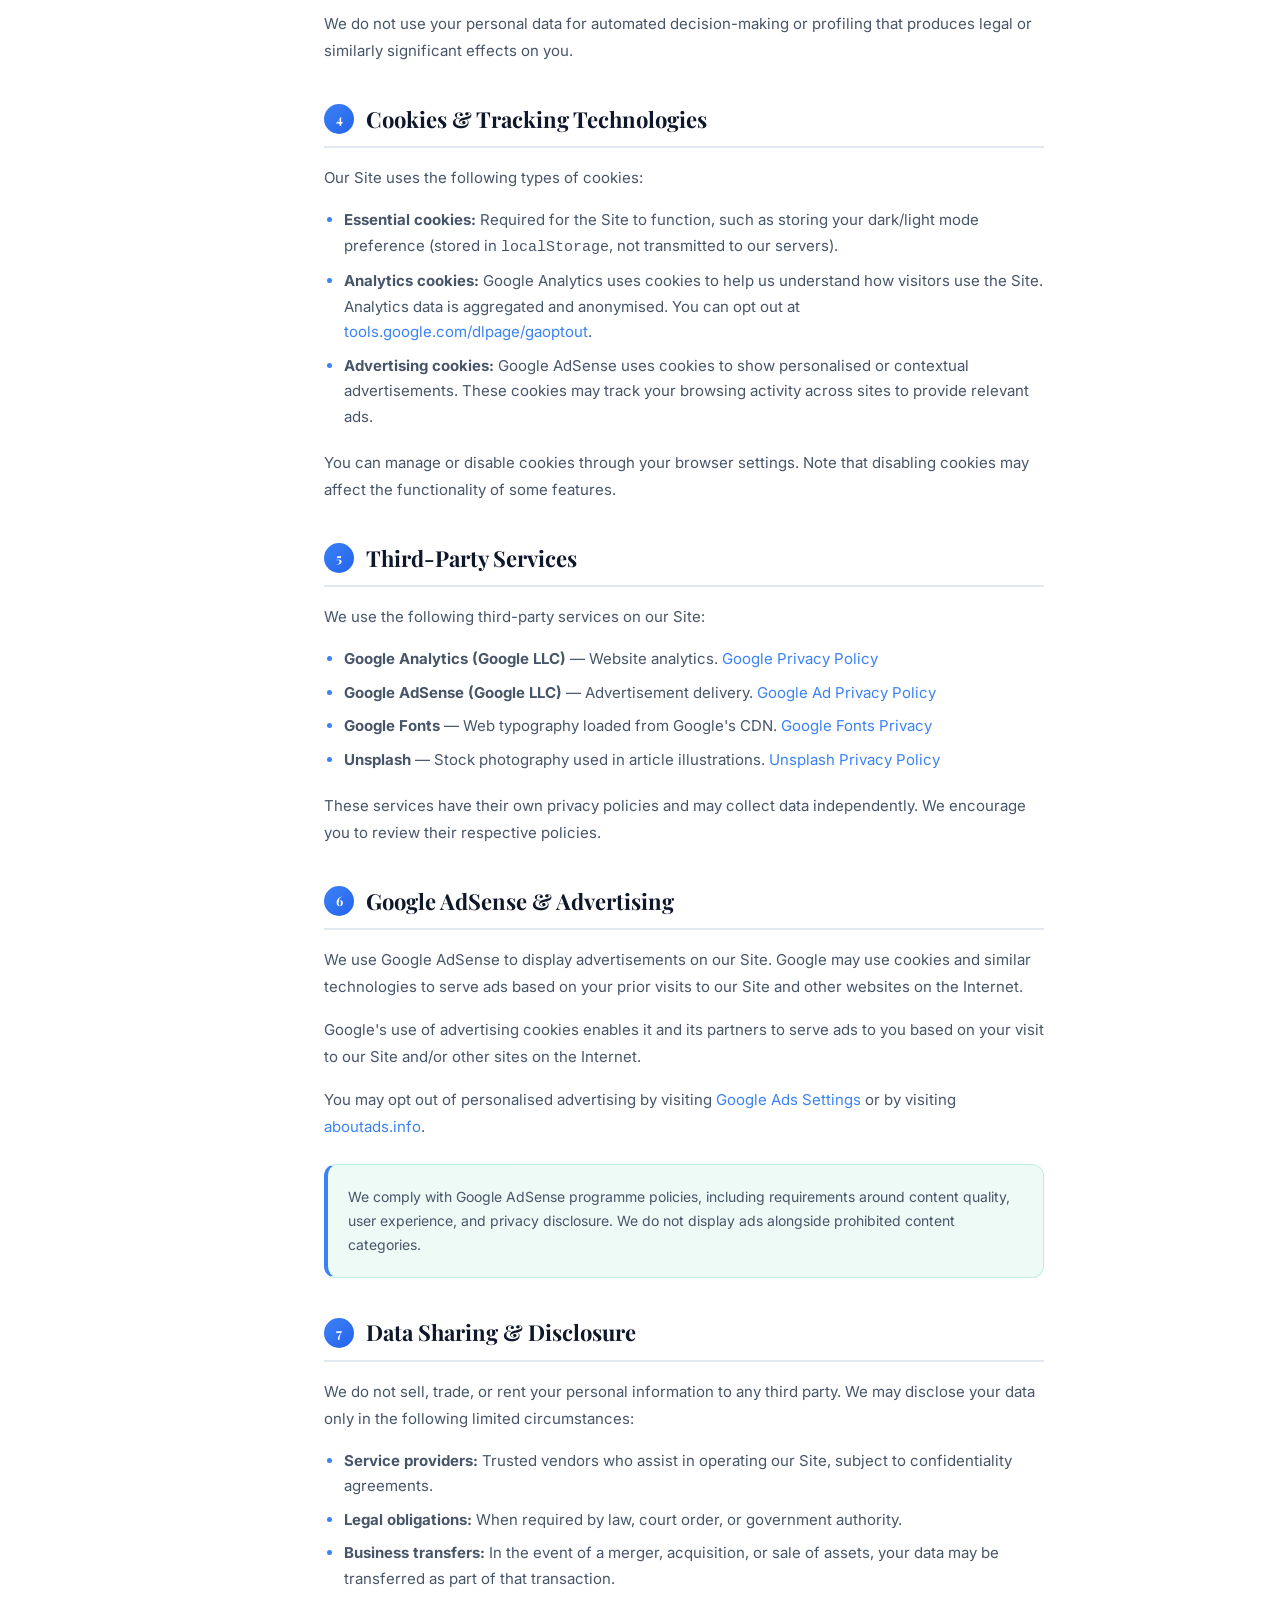
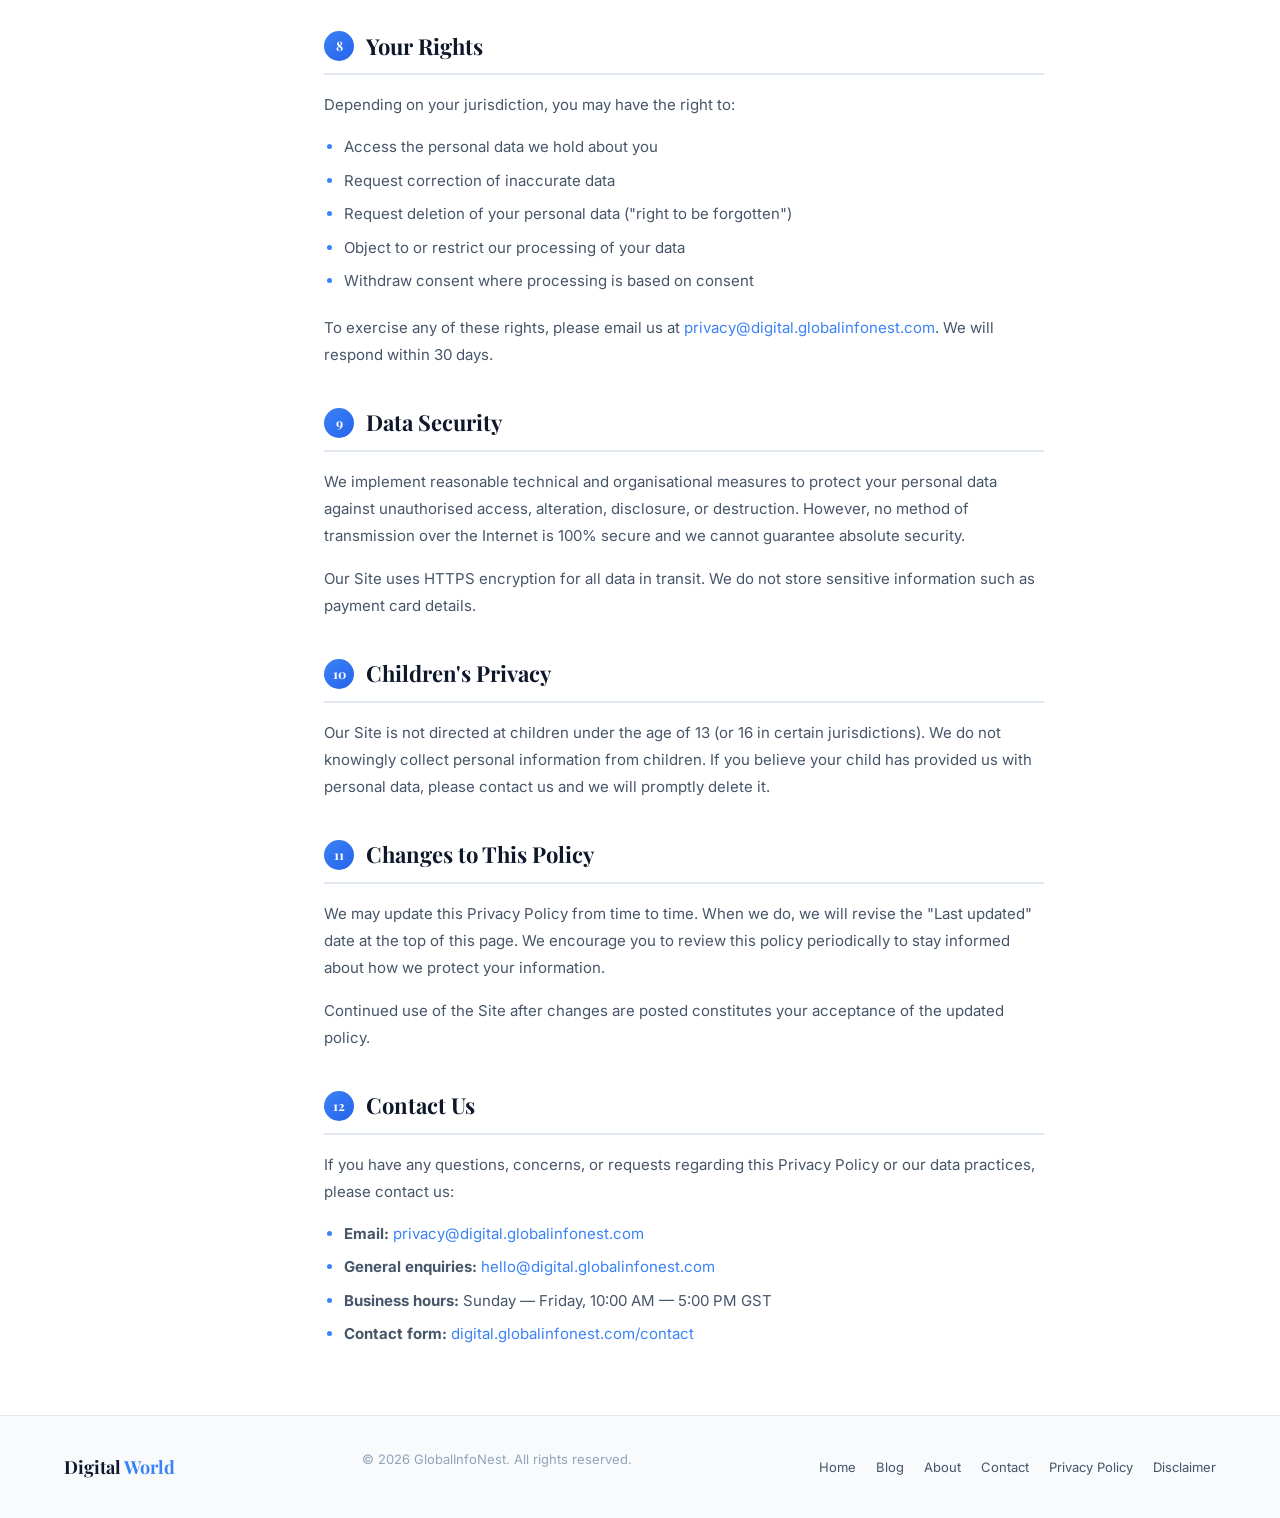
<file: privacy-policy/index.html>
<!DOCTYPE html>
<html lang="en" data-theme="light">
<head>
  <meta charset="UTF-8">
  <meta name="viewport" content="width=device-width, initial-scale=1.0">
  <title>Privacy Policy | Digital World</title>
  <meta name="description" content="Digital World's Privacy Policy &mdash; how we collect, use, and protect your personal information in accordance with applicable data protection laws.">
  <meta property="og:title" content="Privacy Policy | Digital World">
  <meta property="og:type" content="website">
  <link rel="canonical" href="/privacy-policy">
  <link rel="icon" type="image/svg+xml" href="../assets/icons/favicon.svg">

  <link rel="preconnect" href="https://fonts.googleapis.com">
  <link rel="preconnect" href="https://fonts.gstatic.com" crossorigin>
  <link href="https://fonts.googleapis.com/css2?family=Inter:wght@400;500;600;700&family=Playfair+Display:wght@700;800&display=swap" rel="stylesheet">

  <link rel="stylesheet" href="../assets/css/base.css">
  <link rel="stylesheet" href="../assets/css/header.css">
  <link rel="stylesheet" href="../assets/css/dark-mode.css">

  <!-- Google Analytics -->
  <script async src="https://www.googletagmanager.com/gtag/js?id=G-EQCRHDEN5M"></script>
  <script>
    window.dataLayer = window.dataLayer || [];
    function gtag(){dataLayer.push(arguments);}
    gtag('js', new Date());
    gtag('config', 'G-EQCRHDEN5M');
  </script>
  <script src="../assets/js/theme.js"></script>

  <style>
    .page-hero {
      background: linear-gradient(135deg, #0a1f1a 0%, #0d1a15 100%);
      padding: var(--sp-14) 0 var(--sp-10);
      text-align: center;
      color: #fff;
    }
    .page-hero h1 {
      font-family: var(--font-heading);
      font-size: clamp(28px, 4vw, 42px);
      font-weight: 800;
      margin-bottom: var(--sp-3);
      color: #fff;
    }
    .page-hero .meta-text {
      font-size: 14px;
      color: rgba(255,255,255,0.5);
    }
    .page-hero .meta-text strong { color: rgba(255,255,255,0.75); }

    .legal-page { padding: var(--sp-12) 0; }
    .legal-layout {
      display: grid;
      grid-template-columns: 220px 1fr;
      gap: var(--sp-10);
      align-items: start;
    }
    /* Sticky TOC */
    .legal-toc {
      position: sticky;
      top: calc(var(--header-height) + var(--sp-5));
      background: var(--color-bg-secondary);
      border: 1px solid var(--color-border);
      border-radius: var(--radius-lg);
      padding: var(--sp-5);
    }
    .legal-toc h3 {
      font-size: 12px;
      font-weight: 700;
      text-transform: uppercase;
      letter-spacing: 1px;
      color: var(--color-text-muted);
      margin-bottom: var(--sp-4);
    }
    .legal-toc ol { list-style: none; padding: 0; margin: 0; counter-reset: toc-counter; }
    .legal-toc ol li { counter-increment: toc-counter; }
    .legal-toc ol li a {
      display: flex;
      align-items: baseline;
      gap: 6px;
      font-size: 13px;
      color: var(--color-text-secondary);
      padding: 5px 8px;
      border-radius: var(--radius-sm);
      transition: all var(--t-base);
      line-height: 1.4;
    }
    .legal-toc ol li a::before {
      content: counter(toc-counter) ".";
      color: var(--color-primary);
      font-weight: 700;
      font-size: 11px;
      flex-shrink: 0;
    }
    .legal-toc ol li a:hover { background: var(--color-primary-light); color: var(--color-primary-dark); }

    /* Content */
    .legal-content { max-width: 720px; }
    .legal-content h2 {
      font-family: var(--font-heading);
      font-size: clamp(18px, 2.5vw, 22px);
      margin-top: var(--sp-10);
      margin-bottom: var(--sp-4);
      padding-bottom: var(--sp-3);
      border-bottom: 2px solid var(--color-border);
      scroll-margin-top: calc(var(--header-height) + 16px);
      display: flex;
      align-items: center;
      gap: var(--sp-3);
    }
    .section-num {
      width: 30px; height: 30px;
      border-radius: var(--radius-full);
      background: linear-gradient(135deg, var(--color-primary), var(--color-primary-dark));
      color: #fff;
      font-size: 13px;
      font-weight: 700;
      display: inline-flex;
      align-items: center;
      justify-content: center;
      flex-shrink: 0;
    }
    .legal-content p { font-size: 15px; color: var(--color-text-secondary); line-height: 1.8; margin-bottom: var(--sp-4); }
    .legal-content ul { margin-bottom: var(--sp-5); padding-left: var(--sp-5); }
    .legal-content li { font-size: 15px; color: var(--color-text-secondary); line-height: 1.7; margin-bottom: var(--sp-2); }
    .legal-content li::marker { color: var(--color-primary); }
    .legal-content h3 { font-family: var(--font-heading); font-size: 17px; margin: var(--sp-6) 0 var(--sp-3); color: var(--color-text); }
    .legal-content a { color: var(--color-primary); }
    .legal-content a:hover { text-decoration: underline; }

    .info-box {
      background: rgba(16,185,129,0.07);
      border: 1px solid rgba(16,185,129,0.2);
      border-left: 4px solid var(--color-primary);
      border-radius: var(--radius-md);
      padding: var(--sp-5);
      margin: var(--sp-6) 0;
      font-size: 14px;
      color: var(--color-text-secondary);
      line-height: 1.7;
    }
    .info-box strong { color: var(--color-text); }

    /* Footer */
    .site-footer { background: var(--color-bg-secondary); border-top: 1px solid var(--color-border); padding: var(--sp-8) 0; }
    .footer-inner { display: flex; align-items: center; justify-content: space-between; flex-wrap: wrap; gap: var(--sp-4); }
    .footer-brand { font-family: var(--font-heading); font-size: 18px; font-weight: 700; color: var(--color-text); }
    .footer-brand span { color: var(--color-primary); }
    .footer-copy { font-size: 13px; color: var(--color-text-muted); }
    .footer-nav { display: flex; gap: var(--sp-5); flex-wrap: wrap; }
    .footer-link { font-size: 13px; color: var(--color-text-secondary); transition: color var(--t-base); }
    .footer-link:hover { color: var(--color-primary); }

    @media (max-width: 768px) {
      .legal-layout { grid-template-columns: 1fr; }
      .legal-toc { position: static; }
    }
  </style>
</head>
<body>

  <!-- HEADER -->
  <header class="site-header" role="banner" id="site-header">
    <div class="container header-inner">
      <a href="/" class="site-logo" aria-label="Digital World home">
        <span class="logo-text">Digital<span class="logo-accent"> World</span></span>
        <span class="logo-dot" aria-hidden="true"></span>
      </a>
      <nav class="site-nav" aria-label="Main navigation">
        <a href="/" class="nav-link">Home</a>
        <a href="/blog" class="nav-link">Digital Blogging</a>
        <a href="/about" class="nav-link">About</a>
        <a href="/contact" class="nav-link">Contact</a>
      </nav>
      <div class="header-controls">
        <button class="icon-btn" data-theme-toggle aria-label="Toggle dark mode" type="button">
          <svg class="icon-moon" width="18" height="18" viewBox="0 0 24 24" fill="none" stroke="currentColor" stroke-width="2" stroke-linecap="round" aria-hidden="true"><path d="M21 12.79A9 9 0 1 1 11.21 3 7 7 0 0 0 21 12.79z"/></svg>
          <svg class="icon-sun" width="18" height="18" viewBox="0 0 24 24" fill="none" stroke="currentColor" stroke-width="2" stroke-linecap="round" aria-hidden="true"><circle cx="12" cy="12" r="5"/><line x1="12" y1="1" x2="12" y2="3"/><line x1="12" y1="21" x2="12" y2="23"/><line x1="4.22" y1="4.22" x2="5.64" y2="5.64"/><line x1="18.36" y1="18.36" x2="19.78" y2="19.78"/><line x1="1" y1="12" x2="3" y2="12"/><line x1="21" y1="12" x2="23" y2="12"/><line x1="4.22" y1="19.78" x2="5.64" y2="18.36"/><line x1="18.36" y1="5.64" x2="19.78" y2="4.22"/></svg>
        </button>
        <button id="hamburger-btn" class="icon-btn" aria-label="Open navigation menu" aria-expanded="false" type="button">
          <svg width="20" height="20" viewBox="0 0 24 24" fill="none" stroke="currentColor" stroke-width="2" stroke-linecap="round" aria-hidden="true"><line x1="3" y1="6" x2="21" y2="6"/><line x1="3" y1="12" x2="21" y2="12"/><line x1="3" y1="18" x2="21" y2="18"/></svg>
        </button>
      </div>
    </div>
  </header>

  <div id="drawer-overlay" class="drawer-overlay" aria-hidden="true"></div>
  <aside id="mobile-drawer" class="mobile-drawer" aria-label="Mobile navigation" role="dialog" aria-modal="true">
    <button id="drawer-close-btn" class="icon-btn drawer-close-btn" aria-label="Close menu" type="button">
      <svg width="18" height="18" viewBox="0 0 24 24" fill="none" stroke="currentColor" stroke-width="2.5" stroke-linecap="round" aria-hidden="true"><line x1="18" y1="6" x2="6" y2="18"/><line x1="6" y1="6" x2="18" y2="18"/></svg>
    </button>
    <span class="drawer-logo">Digital<span> World</span></span>
    <nav aria-label="Mobile navigation"><a href="/" class="nav-link">Home</a><a href="/blog" class="nav-link">Digital Blogging</a><a href="/about" class="nav-link">About</a><a href="/contact" class="nav-link">Contact</a></nav>
  </aside>

  <!-- HERO -->
  <section class="page-hero">
    <div class="container">
      <h1>Privacy Policy</h1>
      <p class="meta-text">Effective date: <strong>1 January 2024</strong> &nbsp;|&nbsp; Last updated: <strong>18 April 2026</strong></p>
    </div>
  </section>

  <section class="legal-page">
    <div class="container">
      <div class="legal-layout">

        <!-- TOC -->
        <nav class="legal-toc" aria-label="Privacy policy sections">
          <h3>Contents</h3>
          <ol>
            <li><a href="#overview">Overview</a></li>
            <li><a href="#information-we-collect">Information We Collect</a></li>
            <li><a href="#how-we-use">How We Use Your Information</a></li>
            <li><a href="#cookies">Cookies &amp; Tracking</a></li>
            <li><a href="#third-parties">Third-Party Services</a></li>
            <li><a href="#google-adsense">Google AdSense</a></li>
            <li><a href="#data-sharing">Data Sharing</a></li>
            <li><a href="#your-rights">Your Rights</a></li>
            <li><a href="#data-security">Data Security</a></li>
            <li><a href="#childrens-privacy">Children's Privacy</a></li>
            <li><a href="#changes">Changes to This Policy</a></li>
            <li><a href="#contact-us">Contact Us</a></li>
          </ol>
        </nav>

        <!-- Content -->
        <div class="legal-content">

          <div class="info-box">
            <strong>Summary:</strong> Digital World is committed to protecting your privacy. We collect minimal data, use it only to improve your experience, and never sell your personal information. This policy explains what data we collect, why, and how you can control it.
          </div>

          <h2 id="overview"><span class="section-num">1</span> Overview</h2>
          <p>This Privacy Policy describes how Digital World ("we", "us", "our") collects, uses, and shares information when you visit our website at digital.globalinfonest.com ("the Site"). By using the Site, you agree to the practices described in this policy.</p>
          <p>We operate the Site as an independent digital blogging blog covering SEO, branding, and monetization for creators. We comply with applicable data protection laws and internationally recognised privacy standards.</p>

          <h2 id="information-we-collect"><span class="section-num">2</span> Information We Collect</h2>
          <h3>2.1 Information You Provide Directly</h3>
          <p>When you contact us through our Contact form, we collect:</p>
          <ul>
            <li>Your name</li>
            <li>Your email address</li>
            <li>The subject and content of your message</li>
          </ul>
          <h3>2.2 Information Collected Automatically</h3>
          <p>When you visit our Site, we automatically collect certain technical information including:</p>
          <ul>
            <li>IP address (anonymised where possible)</li>
            <li>Browser type and version</li>
            <li>Operating system</li>
            <li>Referring URL</li>
            <li>Pages visited and time spent on each page</li>
            <li>Date and time of your visit</li>
          </ul>
          <p>This information is collected via cookies and similar tracking technologies (see Section 4).</p>

          <h2 id="how-we-use"><span class="section-num">3</span> How We Use Your Information</h2>
          <p>We use the information we collect to:</p>
          <ul>
            <li>Respond to your enquiries and provide customer support</li>
            <li>Improve the content and user experience of our Site</li>
            <li>Analyse traffic and reader behaviour using Google Analytics</li>
            <li>Display relevant advertisements via Google AdSense</li>
            <li>Detect and prevent fraudulent or abusive behaviour</li>
            <li>Comply with legal obligations</li>
          </ul>
          <p>We do not use your personal data for automated decision-making or profiling that produces legal or similarly significant effects on you.</p>

          <h2 id="cookies"><span class="section-num">4</span> Cookies &amp; Tracking Technologies</h2>
          <p>Our Site uses the following types of cookies:</p>
          <ul>
            <li><strong>Essential cookies:</strong> Required for the Site to function, such as storing your dark/light mode preference (stored in <code>localStorage</code>, not transmitted to our servers).</li>
            <li><strong>Analytics cookies:</strong> Google Analytics uses cookies to help us understand how visitors use the Site. Analytics data is aggregated and anonymised. You can opt out at <a href="https://tools.google.com/dlpage/gaoptout" rel="noopener noreferrer" target="_blank">tools.google.com/dlpage/gaoptout</a>.</li>
            <li><strong>Advertising cookies:</strong> Google AdSense uses cookies to show personalised or contextual advertisements. These cookies may track your browsing activity across sites to provide relevant ads.</li>
          </ul>
          <p>You can manage or disable cookies through your browser settings. Note that disabling cookies may affect the functionality of some features.</p>

          <h2 id="third-parties"><span class="section-num">5</span> Third-Party Services</h2>
          <p>We use the following third-party services on our Site:</p>
          <ul>
            <li><strong>Google Analytics (Google LLC)</strong> &mdash; Website analytics. <a href="https://policies.google.com/privacy" rel="noopener noreferrer" target="_blank">Google Privacy Policy</a></li>
            <li><strong>Google AdSense (Google LLC)</strong> &mdash; Advertisement delivery. <a href="https://policies.google.com/technologies/ads" rel="noopener noreferrer" target="_blank">Google Ad Privacy Policy</a></li>
            <li><strong>Google Fonts</strong> &mdash; Web typography loaded from Google's CDN. <a href="https://developers.google.com/fonts/faq/privacy" rel="noopener noreferrer" target="_blank">Google Fonts Privacy</a></li>
            <li><strong>Unsplash</strong> &mdash; Stock photography used in article illustrations. <a href="https://unsplash.com/privacy" rel="noopener noreferrer" target="_blank">Unsplash Privacy Policy</a></li>
          </ul>
          <p>These services have their own privacy policies and may collect data independently. We encourage you to review their respective policies.</p>

          <h2 id="google-adsense"><span class="section-num">6</span> Google AdSense &amp; Advertising</h2>
          <p>We use Google AdSense to display advertisements on our Site. Google may use cookies and similar technologies to serve ads based on your prior visits to our Site and other websites on the Internet.</p>
          <p>Google's use of advertising cookies enables it and its partners to serve ads to you based on your visit to our Site and/or other sites on the Internet.</p>
          <p>You may opt out of personalised advertising by visiting <a href="https://www.google.com/settings/ads" rel="noopener noreferrer" target="_blank">Google Ads Settings</a> or by visiting <a href="https://www.aboutads.info" rel="noopener noreferrer" target="_blank">aboutads.info</a>.</p>
          <div class="info-box">
            We comply with Google AdSense programme policies, including requirements around content quality, user experience, and privacy disclosure. We do not display ads alongside prohibited content categories.
          </div>

          <h2 id="data-sharing"><span class="section-num">7</span> Data Sharing &amp; Disclosure</h2>
          <p>We do not sell, trade, or rent your personal information to any third party. We may disclose your data only in the following limited circumstances:</p>
          <ul>
            <li><strong>Service providers:</strong> Trusted vendors who assist in operating our Site, subject to confidentiality agreements.</li>
            <li><strong>Legal obligations:</strong> When required by law, court order, or government authority.</li>
            <li><strong>Business transfers:</strong> In the event of a merger, acquisition, or sale of assets, your data may be transferred as part of that transaction.</li>
          </ul>

          <h2 id="your-rights"><span class="section-num">8</span> Your Rights</h2>
          <p>Depending on your jurisdiction, you may have the right to:</p>
          <ul>
            <li>Access the personal data we hold about you</li>
            <li>Request correction of inaccurate data</li>
            <li>Request deletion of your personal data ("right to be forgotten")</li>
            <li>Object to or restrict our processing of your data</li>
            <li>Withdraw consent where processing is based on consent</li>
          </ul>
          <p>To exercise any of these rights, please email us at <a href="mailto:privacy@digital.globalinfonest.com">privacy@digital.globalinfonest.com</a>. We will respond within 30 days.</p>

          <h2 id="data-security"><span class="section-num">9</span> Data Security</h2>
          <p>We implement reasonable technical and organisational measures to protect your personal data against unauthorised access, alteration, disclosure, or destruction. However, no method of transmission over the Internet is 100% secure and we cannot guarantee absolute security.</p>
          <p>Our Site uses HTTPS encryption for all data in transit. We do not store sensitive information such as payment card details.</p>

          <h2 id="childrens-privacy"><span class="section-num">10</span> Children's Privacy</h2>
          <p>Our Site is not directed at children under the age of 13 (or 16 in certain jurisdictions). We do not knowingly collect personal information from children. If you believe your child has provided us with personal data, please contact us and we will promptly delete it.</p>

          <h2 id="changes"><span class="section-num">11</span> Changes to This Policy</h2>
          <p>We may update this Privacy Policy from time to time. When we do, we will revise the "Last updated" date at the top of this page. We encourage you to review this policy periodically to stay informed about how we protect your information.</p>
          <p>Continued use of the Site after changes are posted constitutes your acceptance of the updated policy.</p>

          <h2 id="contact-us"><span class="section-num">12</span> Contact Us</h2>
          <p>If you have any questions, concerns, or requests regarding this Privacy Policy or our data practices, please contact us:</p>
          <ul>
            <li><strong>Email:</strong> <a href="mailto:privacy@digital.globalinfonest.com">privacy@digital.globalinfonest.com</a></li>
            <li><strong>General enquiries:</strong> <a href="mailto:hello@digital.globalinfonest.com">hello@digital.globalinfonest.com</a></li>
            <li><strong>Business hours:</strong> Sunday &mdash; Friday, 10:00 AM &mdash; 5:00 PM GST</li>
            <li><strong>Contact form:</strong> <a href="/contact">digital.globalinfonest.com/contact</a></li>
          </ul>

        </div>
      </div>
    </div>
  </section>

  <!-- FOOTER -->
  <footer class="site-footer" aria-label="Site footer">
    <div class="container footer-inner">
      <span class="footer-brand">Digital<span> World</span></span>
      <p class="footer-copy">&copy; 2026 GlobalInfoNest. All rights reserved.</p>
      <nav class="footer-nav" aria-label="Footer navigation">
        <a href="/" class="footer-link">Home</a>
        <a href="/blog" class="footer-link">Blog</a>
        <a href="/about" class="footer-link">About</a>
        <a href="/contact" class="footer-link">Contact</a>
        <a href="/privacy-policy" class="footer-link">Privacy Policy</a>
        <a href="/disclaimer" class="footer-link">Disclaimer</a>
      </nav>
    </div>
  </footer>

  <script src="../assets/js/header.js" defer></script>
</body>
</html>
</file>
<file: assets/css/base.css>
/* ============================================================
   BASE.CSS -- Global reset, custom properties, typography, utilities
   Digital World Blog -- Modern UI Refresh
   ============================================================ */

/* --- Google Fonts --- */
@import url('https://fonts.googleapis.com/css2?family=Inter:wght@400;500;600;700&family=Playfair+Display:ital,wght@0,600;0,700;1,600&display=swap');

/* ============================================================
   CSS Custom Properties -- Light Mode Defaults
   ============================================================ */
:root {
  /* Brand */
  --color-primary:       #3B82F6;
  --color-primary-dark:  #2563EB;
  --color-primary-light: #DBEAFE;
  --color-accent:        #059669; /* darker green accent */

  /* Surface */
  --color-bg:            #ffffff;
  --color-bg-secondary:  #f8fafc;
  --color-bg-tertiary:   #f1f5f9;
  --color-bg-card:       #ffffff;

  /* Text */
  --color-text:          #0f172a;
  --color-text-secondary:#475569;
  --color-text-muted:    #94a3b8;

  /* Borders */
  --color-border:        #e2e8f0;
  --color-border-light:  #f1f5f9;

  /* Shadows */
  --shadow-xs:  0 1px 2px rgba(15,23,42,0.06);
  --shadow-sm:  0 2px 8px rgba(15,23,42,0.08);
  --shadow-md:  0 4px 16px rgba(15,23,42,0.10);
  --shadow-lg:  0 8px 32px rgba(15,23,42,0.12);
  --shadow-xl:  0 16px 48px rgba(15,23,42,0.16);
  --shadow-hover: 0 20px 60px rgba(16,185,129,0.18);

  /* Callouts */
  --callout-info-bg:     #eff6ff;
  --callout-info-border: #3b82f6;
  --callout-info-text:   #1d4ed8;
  --callout-tip-bg:      #f0fdf4;
  --callout-tip-border:  #22c55e;
  --callout-tip-text:    #15803d;
  --callout-warning-bg:  #fffbeb;
  --callout-warning-border: #f59e0b;
  --callout-warning-text:#b45309;

  /* Typography */
  --font-body:      'Inter', system-ui, -apple-system, sans-serif;
  --font-heading:   'Playfair Display', Georgia, serif;
  --font-size-base: clamp(15px, 2vw, 17px);
  --font-size-sm:   clamp(12px, 1.5vw, 14px);
  --font-size-lg:   clamp(17px, 2.5vw, 20px);
  --line-height-body:    1.8;
  --line-height-heading: 1.2;

  /* Spacing scale */
  --sp-1: 4px;
  --sp-2: 8px;
  --sp-3: 12px;
  --sp-4: 16px;
  --sp-5: 20px;
  --sp-6: 24px;
  --sp-8: 32px;
  --sp-10: 40px;
  --sp-12: 48px;
  --sp-16: 64px;

  /* Layout */
  --max-width:     1200px;
  --header-height: 72px;
  --radius-sm:     6px;
  --radius-md:     12px;
  --radius-lg:     20px;
  --radius-xl:     28px;
  --radius-full:   9999px;

  /* Transitions */
  --t-fast:  0.15s ease;
  --t-base:  0.25s ease;
  --t-slow:  0.4s ease;
}

/* ============================================================
   Global Reset
   ============================================================ */
*, *::before, *::after { box-sizing: border-box; margin: 0; padding: 0; }

html {
  font-size: 100%;
  scroll-behavior: smooth;
  -webkit-text-size-adjust: 100%;
  text-rendering: optimizeLegibility;
  -webkit-font-smoothing: antialiased;
  -moz-osx-font-smoothing: grayscale;
  overflow-x: hidden;
}

body {
  font-family: var(--font-body);
  font-size: var(--font-size-base);
  line-height: var(--line-height-body);
  color: var(--color-text);
  background-color: var(--color-bg);
  min-width: 360px;
  overflow-x: hidden;
  transition: background-color var(--t-base), color var(--t-base);
}

/* ============================================================
   Typography
   ============================================================ */
h1,h2,h3,h4,h5,h6 {
  font-family: var(--font-heading);
  line-height: var(--line-height-heading);
  color: var(--color-text);
  font-weight: 700;
  transition: color var(--t-base);
}

h1 { font-size: clamp(28px, 4.5vw, 46px); }
h2 { font-size: clamp(22px, 3.5vw, 32px); }
h3 { font-size: clamp(18px, 2.5vw, 24px); }
h4 { font-size: clamp(16px, 2vw, 20px); }

p {
  margin-bottom: var(--sp-4);
  color: var(--color-text);
  transition: color var(--t-base);
}

a {
  color: var(--color-primary);
  text-decoration: none;
  transition: color var(--t-base), opacity var(--t-fast);
}
a:hover { color: var(--color-primary-dark); }

img { max-width: 100%; height: auto; display: block; }
ul, ol { padding-left: var(--sp-6); }
li { margin-bottom: var(--sp-1); }
button { cursor: pointer; font-family: var(--font-body); border: none; background: none; transition: all var(--t-base); }

/* ============================================================
   Focus Styles -- Accessibility
   ============================================================ */
:focus-visible {
  outline: 3px solid var(--color-primary);
  outline-offset: 3px;
  border-radius: var(--radius-sm);
}

/* ============================================================
   Layout Utility
   ============================================================ */
.container {
  max-width: var(--max-width);
  margin: 0 auto;
  padding: 0 var(--sp-6);
}
@media (max-width: 768px) { .container { padding: 0 var(--sp-4); } }

/* ============================================================
   Lazy Images -- fade in on load
   ============================================================ */
.lazy-img {
  opacity: 0;
  transition: opacity var(--t-slow);
}
.lazy-img.loaded { opacity: 1; }

/* ============================================================
   Category Badge
   ============================================================ */
.badge {
  display: inline-flex;
  align-items: center;
  padding: 3px 11px;
  border-radius: var(--radius-full);
  font-size: 11px;
  font-weight: 700;
  letter-spacing: 0.6px;
  text-transform: uppercase;
  background: linear-gradient(135deg, var(--color-primary-light), #dbeafe);
  color: var(--color-primary-dark);
  border: 1px solid rgba(14,165,233,0.2);
  transition: all var(--t-base);
}

/* ============================================================
   Gradient text utility
   ============================================================ */
.gradient-text {
  background: linear-gradient(135deg, var(--color-primary), var(--color-accent));
  -webkit-background-clip: text;
  -webkit-text-fill-color: transparent;
  background-clip: text;
}

/* ============================================================
   Accessibility utility
   ============================================================ */
.sr-only {
  position: absolute; width: 1px; height: 1px;
  padding: 0; margin: -1px; overflow: hidden;
  clip: rect(0,0,0,0); white-space: nowrap; border: 0;
}

/* ============================================================
   Custom Scrollbar -- global thin
   ============================================================ */
::-webkit-scrollbar { width: 8px; height: 8px; }
::-webkit-scrollbar-track { background: transparent; }
::-webkit-scrollbar-thumb { background: var(--color-border); border-radius: var(--radius-full); }
::-webkit-scrollbar-thumb:hover { background: var(--color-text-muted); }
</file>
<file: assets/css/header.css>
/* ============================================================
   HEADER.CSS -- Sticky header, nav, search, hamburger drawer
   Digital World Modern UI
   ============================================================ */

.site-header {
  position: sticky;
  top: 0;
  z-index: 1000;
  height: var(--header-height);
  background: rgba(255,255,255,0.82);
  backdrop-filter: blur(16px) saturate(160%);
  -webkit-backdrop-filter: blur(16px) saturate(160%);
  border-bottom: 1px solid rgba(226,232,240,0.6);
  transition: background var(--t-base), border-color var(--t-base), box-shadow var(--t-base);
}
.site-header.scrolled { box-shadow: var(--shadow-sm); }

.header-inner {
  display: flex;
  align-items: center;
  gap: var(--sp-5);
  height: 100%;
}

/* Logo */
.site-logo {
  font-family: var(--font-heading);
  font-size: clamp(20px, 3vw, 26px);
  font-weight: 700;
  color: var(--color-text);
  text-decoration: none;
  letter-spacing: -0.5px;
  white-space: nowrap;
  flex-shrink: 0;
  display: flex;
  align-items: center;
  gap: 2px;
  transition: opacity var(--t-fast);
}
.site-logo:hover { opacity: 0.85; color: var(--color-text); }
.logo-accent { color: var(--color-primary); }
.logo-dot {
  width: 7px; height: 7px;
  border-radius: 50%;
  background: linear-gradient(135deg, var(--color-primary), var(--color-accent));
  display: inline-block;
  margin-bottom: -2px;
  margin-left: 1px;
}

/* Nav */
.site-nav {
  display: flex;
  align-items: center;
  gap: 2px;
  margin-left: var(--sp-5);
}
.site-nav a {
  display: flex;
  align-items: center;
  padding: 7px 15px;
  border-radius: var(--radius-full);
  font-size: 14px;
  font-weight: 500;
  color: var(--color-text-secondary);
  text-decoration: none;
  transition: background var(--t-base), color var(--t-base);
}
.site-nav a:hover {
  background: var(--color-bg-tertiary);
  color: var(--color-text);
}
.site-nav a.active {
  background: linear-gradient(135deg, var(--color-primary-light), #A7F3D0);
  color: var(--color-primary-dark);
  font-weight: 600;
}

/* Header controls */
.header-controls {
  display: flex;
  align-items: center;
  gap: var(--sp-2);
  margin-left: auto;
}

/* Icon button */
.icon-btn {
  display: flex;
  align-items: center;
  justify-content: center;
  width: 40px;
  height: 40px;
  border-radius: var(--radius-full);
  border: none;
  background: transparent;
  color: var(--color-text-secondary);
  cursor: pointer;
  transition: background var(--t-base), color var(--t-base), transform var(--t-fast);
  flex-shrink: 0;
}
.icon-btn:hover { background: var(--color-bg-tertiary); color: var(--color-text); }
.icon-btn:active { transform: scale(0.9); }

/* Search */
.search-wrapper { display: flex; align-items: center; position: relative; }
.search-input-wrapper {
  position: absolute;
  right: 44px;
  top: 50%;
  transform: translateY(-50%);
  width: 0;
  overflow: hidden;
  opacity: 0;
  pointer-events: none;
  transition: width var(--t-base), opacity var(--t-base);
}
.search-input-wrapper.open {
  width: 240px;
  opacity: 1;
  pointer-events: auto;
}
.search-input {
  width: 240px;
  padding: 9px 18px;
  border: 1.5px solid var(--color-border);
  border-radius: var(--radius-full);
  font-size: 14px;
  font-family: var(--font-body);
  background: var(--color-bg);
  color: var(--color-text);
  outline: none;
  transition: border-color var(--t-base), box-shadow var(--t-base), background var(--t-base);
}
.search-input:focus {
  border-color: var(--color-primary);
  box-shadow: 0 0 0 3px rgba(16,185,129,0.12);
}

/* Theme toggle icons */
.theme-toggle-btn .icon-moon,
[data-theme-toggle] .icon-moon { display: block; }
.theme-toggle-btn .icon-sun,
[data-theme-toggle] .icon-sun  { display: none; }
[data-theme="dark"] .theme-toggle-btn .icon-moon,
[data-theme="dark"] [data-theme-toggle] .icon-moon { display: none; }
[data-theme="dark"] .theme-toggle-btn .icon-sun,
[data-theme="dark"] [data-theme-toggle] .icon-sun  { display: block; }

/* Hamburger -- hidden on desktop, shown on mobile */
#hamburger-btn {
  display: none;
}

/* Drawer overlay */
.drawer-overlay {
  display: none;
  position: fixed; inset: 0;
  background: rgba(0,0,0,0.45);
  backdrop-filter: blur(3px);
  z-index: 998;
  opacity: 0;
  pointer-events: none;
  transition: opacity var(--t-base);
}
.drawer-overlay.active { opacity: 1; pointer-events: auto; }

/* Mobile drawer */
.mobile-drawer {
  position: fixed;
  top: 0;
  left: -310px;
  width: 290px;
  height: 100dvh;
  background: var(--color-bg);
  z-index: 999;
  padding: var(--sp-10) var(--sp-6) var(--sp-6);
  display: flex;
  flex-direction: column;
  gap: var(--sp-5);
  transition: left var(--t-base), background var(--t-base);
  overflow-y: auto;
  box-shadow: var(--shadow-xl);
}
.mobile-drawer.open { left: 0; }

.drawer-logo {
  font-family: var(--font-heading);
  font-size: 22px;
  font-weight: 700;
  color: var(--color-text);
  display: flex;
  align-items: center;
}

.mobile-drawer nav {
  display: flex;
  flex-direction: column;
  gap: 3px;
  margin-top: var(--sp-3);
}
.mobile-drawer nav a {
  display: flex;
  align-items: center;
  padding: 13px 16px;
  border-radius: var(--radius-md);
  font-size: 16px;
  font-weight: 500;
  color: var(--color-text-secondary);
  transition: background var(--t-base), color var(--t-base);
}
.mobile-drawer nav a:hover { background: var(--color-bg-tertiary); color: var(--color-text); }

.drawer-close-btn {
  position: absolute;
  top: var(--sp-4); right: var(--sp-4);
  width: 36px; height: 36px;
  display: flex; align-items: center; justify-content: center;
  border-radius: var(--radius-full);
  background: var(--color-bg-tertiary);
  color: var(--color-text);
  border: none; cursor: pointer;
  transition: background var(--t-base), transform var(--t-fast);
}
.drawer-close-btn:hover { background: var(--color-border); transform: rotate(90deg); }

/* Ad slot */
.ad-slot-below-header {
  display: none;
}

/* Responsive */
@media (max-width: 1024px) {
  .site-nav { display: none; }
  #hamburger-btn { display: flex; }
  .drawer-overlay { display: block; }
  .search-input-wrapper.open { width: 200px; }
  .search-input { width: 200px; }
}
@media (max-width: 480px) {
  .search-input-wrapper.open { width: 160px; }
  .search-input { width: 160px; font-size: 13px; }
}
</file>
<file: assets/css/dark-mode.css>
/* ============================================================
   DARK-MODE.CSS  -- Dark theme overrides
   All variables use the new --sp-* / --t-* / --shadow-* names
   ============================================================ */

[data-theme="dark"] {
  /* Backgrounds */
  --color-bg:           #0f0f1a;
  --color-bg-secondary: #161624;
  --color-bg-tertiary:  #1e1e32;

  /* Text */
  --color-text:           #f0f0f8;
  --color-text-secondary: #a8a8c0;
  --color-text-muted:     #6b6b88;

  /* Border */
  --color-border:         rgba(255,255,255,0.08);
  --color-border-strong:  rgba(255,255,255,0.15);

  /* Primary unchanged; keep accent colours */
  --color-primary-light:  rgba(16,185,129,0.12);
  --color-primary-dark:   #34D399;

  /* Accent */
  --color-accent-light:   rgba(99,102,241,0.12);

  /* Shadows */
  --shadow-xs:   0 1px 2px rgba(0,0,0,0.5);
  --shadow-sm:   0 2px 6px rgba(0,0,0,0.5);
  --shadow-md:   0 4px 16px rgba(0,0,0,0.55);
  --shadow-lg:   0 8px 32px rgba(0,0,0,0.6);
  --shadow-xl:   0 16px 48px rgba(0,0,0,0.65);
  --shadow-hover: 0 8px 24px rgba(16,185,129,0.2);

  /* Callout backgrounds */
  --callout-info-bg:      rgba(16,185,129,0.08);
  --callout-info-border:  #3B82F6;
  --callout-tip-bg:       rgba(16,185,129,0.08);
  --callout-tip-border:   #3B82F6;
  --callout-warning-bg:   rgba(245,158,11,0.08);
  --callout-warning-border: #F59E0B;
}

/* ---- Body ---- */
[data-theme="dark"] body {
  background: var(--color-bg);
  color: var(--color-text);
}

/* ---- Header glassmorphism ---- */
[data-theme="dark"] .site-header {
  background: rgba(15,15,26,0.88);
  border-bottom-color: rgba(255,255,255,0.06);
}
[data-theme="dark"] .site-header.scrolled {
  box-shadow: 0 1px 24px rgba(0,0,0,0.5);
}

/* ---- Logo ---- */
[data-theme="dark"] .logo-text { color: #fff; }

/* ---- Nav links ---- */
[data-theme="dark"] .nav-link { color: var(--color-text-secondary); }
[data-theme="dark"] .nav-link:hover,
[data-theme="dark"] .nav-link.active { color: var(--color-primary); }

/* ---- Cards ---- */
[data-theme="dark"] .card,
[data-theme="dark"] .blog-card {
  background: var(--color-bg-secondary);
  border-color: var(--color-border);
}
[data-theme="dark"] .card:hover,
[data-theme="dark"] .blog-card:hover {
  border-color: rgba(16,185,129,0.3);
  box-shadow: var(--shadow-hover);
}

/* ---- Tag / badge ---- */
[data-theme="dark"] .tag {
  background: rgba(16,185,129,0.15);
  color: #34D399;
  border-color: rgba(16,185,129,0.2);
}

/* ---- Trending Reads sidebar ---- */
[data-theme="dark"] .trending-reads {
  background: var(--color-bg-secondary);
  border-color: rgba(255,255,255,0.07);
}
[data-theme="dark"] .trending-card:hover { background: rgba(16,185,129,0.07); }

/* ---- Sidebar widgets ---- */
[data-theme="dark"] .sidebar-widget { background: var(--color-bg-secondary); border-color: var(--color-border); }
[data-theme="dark"] .sidebar-widget-header { background: var(--color-bg-tertiary); border-color: var(--color-border); }

/* ---- TOC ---- */
[data-theme="dark"] .toc-wrapper {
  background: linear-gradient(135deg, var(--color-bg-secondary), rgba(16,185,129,0.05));
  border-color: rgba(16,185,129,0.1);
}
[data-theme="dark"] .toc-list li a:hover {
  background: rgba(16,185,129,0.08);
  color: #34D399;
}

/* ---- TOC accordion ---- */
[data-theme="dark"] .toc-accordion { border-color: var(--color-border); }
[data-theme="dark"] .toc-accordion-btn { background: var(--color-bg-secondary); color: var(--color-text); }
[data-theme="dark"] .toc-accordion-content { background: var(--color-bg); }

/* ---- FAQ ---- */
[data-theme="dark"] .faq-item { border-color: var(--color-border); }
[data-theme="dark"] .faq-question { background: var(--color-bg-secondary); color: var(--color-text); }
[data-theme="dark"] .faq-question:hover { background: rgba(16,185,129,0.07); }
[data-theme="dark"] .faq-answer { background: var(--color-bg); }
[data-theme="dark"] .faq-answer-inner { color: var(--color-text-secondary); }

/* ---- Subsection blocks ---- */
[data-theme="dark"] .subsection-block {
  background: var(--color-bg-secondary);
  border-color: var(--color-border);
}
[data-theme="dark"] .subsection-block:hover { border-color: rgba(16,185,129,0.2); }
[data-theme="dark"] .subsection-title { color: #34D399; }

/* ---- Content table ---- */
[data-theme="dark"] .content-table-wrapper { border-color: var(--color-border); }
[data-theme="dark"] .content-table td { border-color: var(--color-border); color: var(--color-text-secondary); }
[data-theme="dark"] .content-table tbody tr:nth-child(even) td { background: var(--color-bg-tertiary); }
[data-theme="dark"] .content-table tbody tr:hover td { background: rgba(16,185,129,0.07); }

/* ---- Quote ---- */
[data-theme="dark"] .content-quote {
  background: linear-gradient(135deg, var(--color-bg-secondary), rgba(16,185,129,0.05));
}
[data-theme="dark"] .content-quote blockquote { color: var(--color-text); }

/* ---- Callouts ---- */
[data-theme="dark"] .callout-text { color: var(--color-text); }

/* ---- Author bar ---- */
[data-theme="dark"] .author-bar { border-color: var(--color-border); }
[data-theme="dark"] .share-btn {
  background: var(--color-bg-tertiary);
  border-color: var(--color-border);
  color: var(--color-text-secondary);
}
[data-theme="dark"] .share-btn:hover {
  background: rgba(16,185,129,0.1);
  color: #34D399;
  border-color: rgba(16,185,129,0.3);
}

/* ---- Post content ---- */
[data-theme="dark"] .post-content h2 { border-color: var(--color-border); }
[data-theme="dark"] .post-content h3 { color: #34D399; }
[data-theme="dark"] .post-content li { color: var(--color-text-secondary); }

/* ---- Hero image shadow ---- */
[data-theme="dark"] .post-hero-img { box-shadow: 0 4px 24px rgba(0,0,0,0.6); }

/* ---- Ad slots ---- */
[data-theme="dark"] .ad-slot-article,
[data-theme="dark"] .ad-slot-sidebar {
  background: var(--color-bg-secondary);
  border-color: rgba(255,255,255,0.07);
}

/* ---- Blog list header ---- */
[data-theme="dark"] .blog-header { background: var(--color-bg-secondary); }

/* ---- Category pills ---- */
[data-theme="dark"] .cat-pill {
  background: var(--color-bg-tertiary);
  border-color: var(--color-border);
  color: var(--color-text-secondary);
}
[data-theme="dark"] .cat-pill:hover,
[data-theme="dark"] .cat-pill.active {
  background: rgba(16,185,129,0.15);
  color: #34D399;
  border-color: rgba(16,185,129,0.3);
}

/* ---- Footer ---- */
[data-theme="dark"] .site-footer {
  background: var(--color-bg-secondary);
  border-color: rgba(255,255,255,0.06);
}
[data-theme="dark"] .footer-link { color: var(--color-text-secondary); }
[data-theme="dark"] .footer-link:hover { color: var(--color-primary); }

/* ---- Hero section ---- */
[data-theme="dark"] .hero-section {
  background: linear-gradient(135deg, #0a1a15 0%, #0d1f1a 100%);
}

/* ---- Mobile nav ---- */
[data-theme="dark"] .mobile-nav {
  background: rgba(15,15,26,0.98);
  border-color: rgba(255,255,255,0.06);
}

/* ---- Theme toggle button ---- */
[data-theme="dark"] .icon-btn {
  color: var(--color-text-secondary);
}
[data-theme="dark"] .icon-btn:hover {
  background: var(--color-bg-tertiary);
  color: var(--color-primary);
}

/* ---- Search bar (if present) ---- */
[data-theme="dark"] .search-input {
  background: var(--color-bg-tertiary);
  border-color: var(--color-border);
  color: var(--color-text);
}
[data-theme="dark"] .search-input::placeholder { color: var(--color-text-muted); }
[data-theme="dark"] .search-input:focus { border-color: var(--color-primary); box-shadow: 0 0 0 3px rgba(16,185,129,0.15); }
</file>
